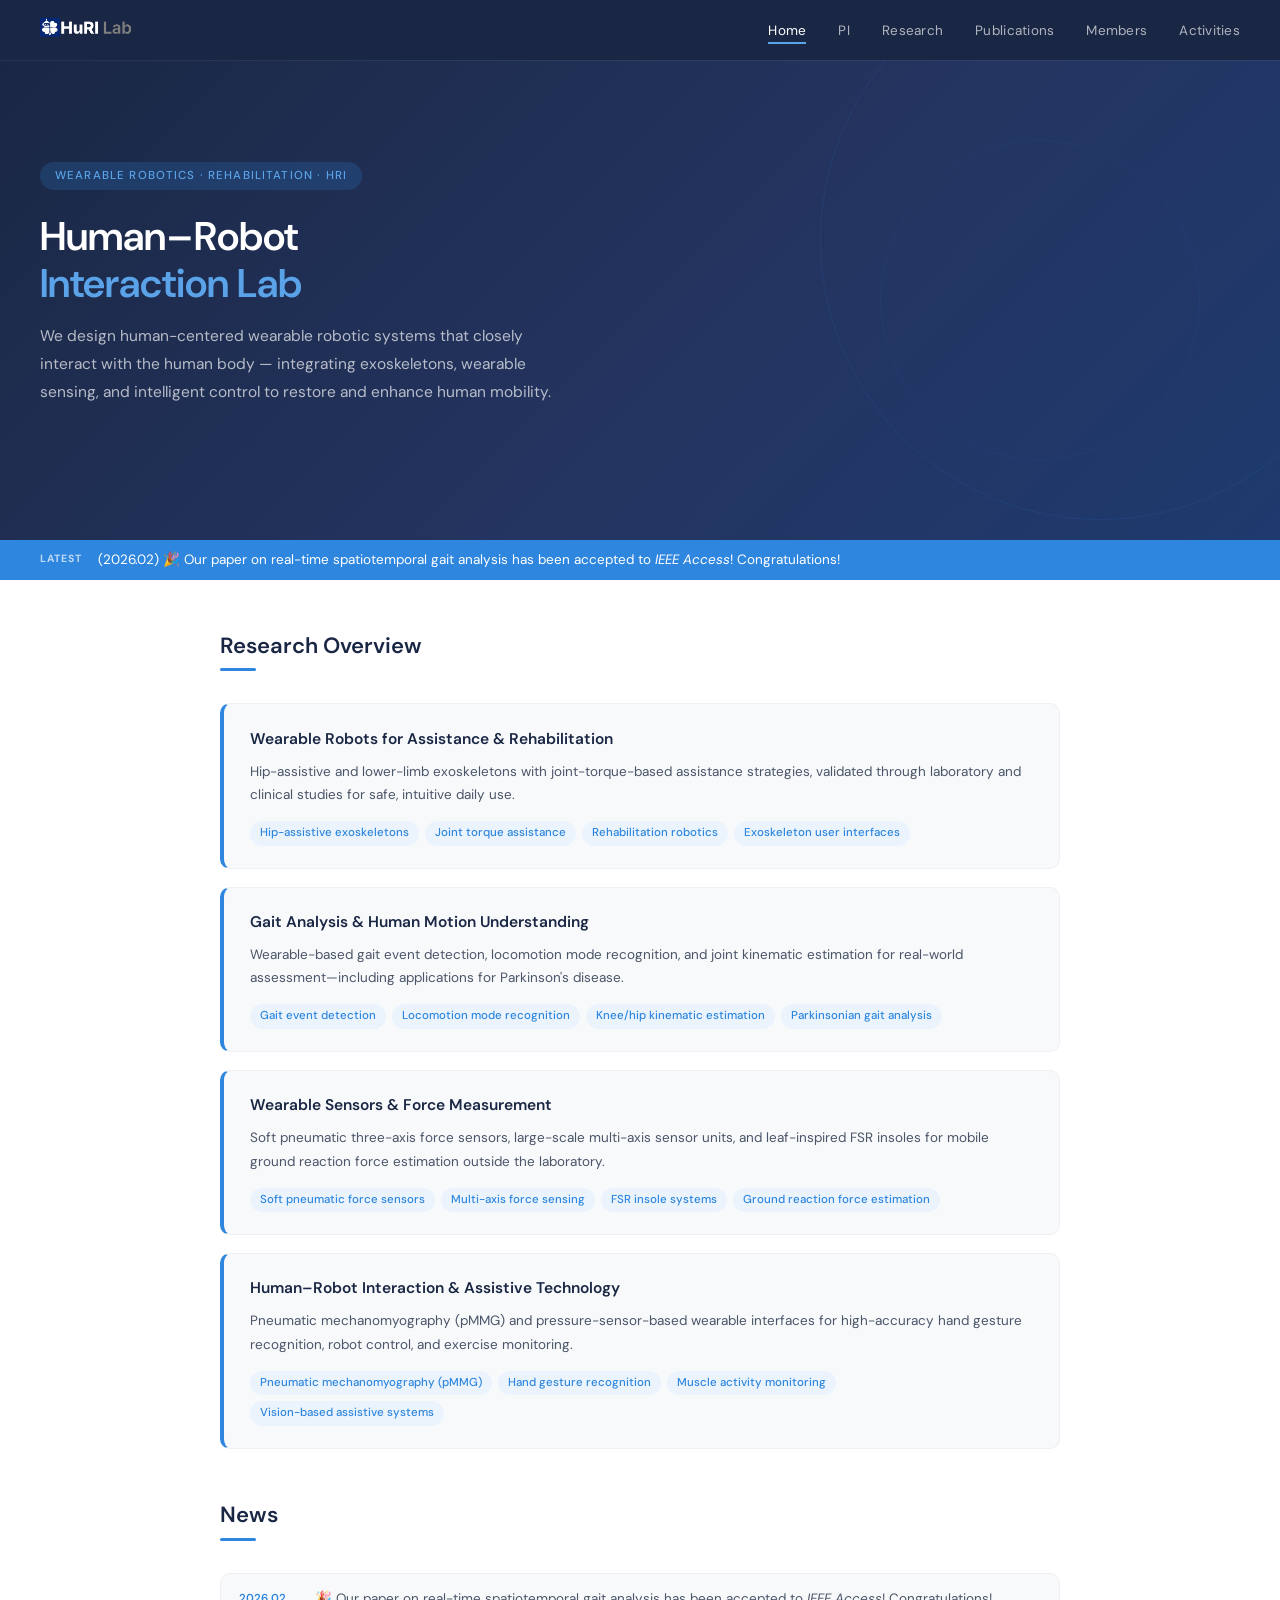
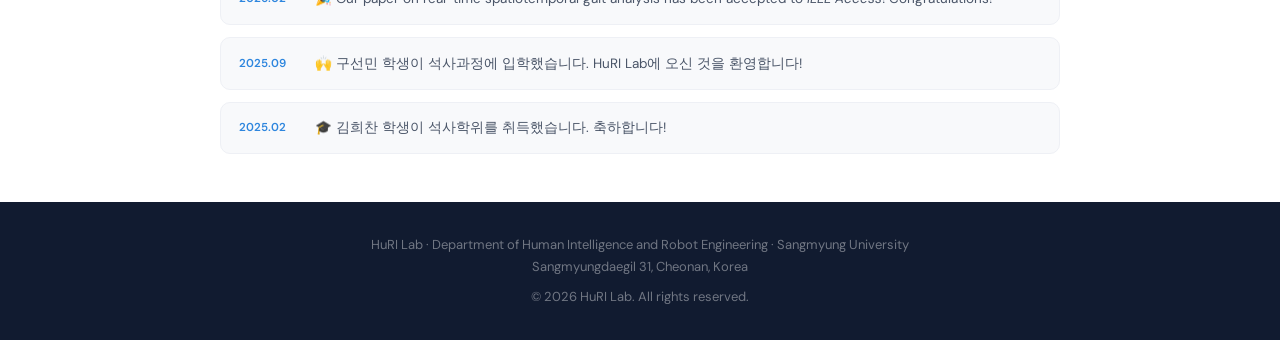
<file: index.html>
<!DOCTYPE html>
<html lang="en">
<head>
  <meta charset="UTF-8">
  <meta name="viewport" content="width=device-width, initial-scale=1.0">
  <title>HuRI Lab — Human–Robot Interaction Laboratory</title>
  <meta name="description" content="HuRI Lab focuses on human-centered wearable robotic systems for mobility assistance and rehabilitation.">
  <link rel="stylesheet" href="css/style.css">
  <style>
    /* ── Hero ── */
    .hero {
      background: linear-gradient(135deg, var(--navy) 0%, var(--navy-light) 55%, #1e3a6e 100%);
      min-height: 480px;
      display: flex;
      align-items: center;
      padding: 4rem 2.5rem;
      position: relative;
      overflow: hidden;
    }
    .hero::before {
      content: '';
      position: absolute;
      right: -100px; top: -100px;
      width: 560px; height: 560px;
      border-radius: 50%;
      border: 1px solid rgba(46,134,222,.12);
      pointer-events: none;
    }
    .hero::after {
      content: '';
      position: absolute;
      right: 80px; top: 80px;
      width: 320px; height: 320px;
      border-radius: 50%;
      border: 1px solid rgba(46,134,222,.08);
      pointer-events: none;
    }
    .hero-content { max-width: 620px; position: relative; z-index: 1; }
    .hero-tag {
      display: inline-block;
      background: rgba(46,134,222,.2);
      color: var(--blue-light);
      font-size: 11.5px;
      font-weight: 500;
      letter-spacing: .1em;
      padding: 5px 15px;
      border-radius: 20px;
      margin-bottom: 1.4rem;
      text-transform: uppercase;
    }
    .hero h1 {
      font-size: 40px;
      font-weight: 600;
      color: var(--white);
      line-height: 1.18;
      margin-bottom: 1rem;
    }
    .hero h1 span { color: var(--blue-light); }
    .hero-desc {
      font-size: 15.5px;
      color: rgba(255,255,255,.68);
      line-height: 1.8;
      margin-bottom: 2rem;
      max-width: 540px;
    }
    .hero-stats { display: flex; gap: 2.5rem; }
    .stat-num { font-size: 28px; font-weight: 600; color: var(--white); }
    .stat-label {
      font-size: 11.5px;
      color: rgba(255,255,255,.45);
      letter-spacing: .05em;
      margin-top: 2px;
    }

    /* ── News bar ── */
    .news-bar {
      background: var(--blue);
      padding: 9px 2.5rem;
      display: flex;
      align-items: center;
      gap: 1rem;
    }
    .news-bar-label {
      font-size: 10.5px;
      font-weight: 700;
      letter-spacing: .1em;
      color: rgba(255,255,255,.7);
      text-transform: uppercase;
      white-space: nowrap;
    }
    .news-bar-text { font-size: 13.5px; color: var(--white); }

    /* ── Research cards ── */
    .research-grid { display: grid; grid-template-columns: 1fr; gap: 1.1rem; }
    .research-card {
      background: var(--gray-50);
      border: 1px solid var(--gray-100);
      border-left: 4px solid var(--blue);
      border-radius: var(--radius-md);
      padding: 1.4rem 1.6rem;
      transition: box-shadow .2s;
    }
    .research-card:hover { box-shadow: var(--shadow-md); }
    .research-card h3 {
      font-size: 15.5px;
      font-weight: 600;
      color: var(--navy);
      margin-bottom: .5rem;
    }
    .research-card p {
      font-size: 13.5px;
      color: var(--gray-600);
      line-height: 1.75;
      margin-bottom: .9rem;
    }

    /* ── Recent news list ── */
    .news-list { display: flex; flex-direction: column; gap: .75rem; margin-top: 1rem; }
    .news-item {
      display: flex;
      gap: 1rem;
      padding: .9rem 1.1rem;
      background: var(--gray-50);
      border-radius: var(--radius-md);
      border: 1px solid var(--gray-100);
      align-items: flex-start;
    }
    .news-date {
      font-size: 11.5px;
      font-weight: 600;
      color: var(--blue);
      white-space: nowrap;
      margin-top: 2px;
      min-width: 60px;
    }
    .news-text { font-size: 13.5px; color: var(--gray-600); line-height: 1.6; }
    .news-more-btn {
      margin-top: .75rem;
      background: none;
      border: 1px solid var(--gray-200);
      border-radius: var(--radius-md);
      padding: .45rem 1rem;
      font-size: 13px;
      color: var(--blue);
      cursor: pointer;
    }
    .news-more-btn:hover { background: var(--gray-50); }

    @media (max-width: 720px) {
      .hero { padding: 3rem 1.25rem; min-height: 380px; }
      .hero h1 { font-size: 28px; }
      .hero-stats { gap: 1.5rem; }
      .stat-num { font-size: 22px; }
      .news-bar { padding: 9px 1.25rem; }
    }
  </style>
</head>
<body>

<!-- Navigation -->
<nav class="nav">
  <a href="index.html" class="nav-logo"><img src="images/logo_darkbg_trans.png" alt="HuRI Lab" height="36"></a>
  <button class="nav-toggle" onclick="toggleNav()" aria-label="Toggle navigation">
    <span></span><span></span><span></span>
  </button>
  <ul class="nav-links" id="nav-links">
    <li><a href="index.html" class="active">Home</a></li>
    <li><a href="pi.html">PI</a></li>
    <li><a href="research.html">Research</a></li>
    <li><a href="publications.html">Publications</a></li>
    <li><a href="members.html">Members</a></li>
    <li><a href="activities.html">Activities</a></li>
  </ul>
</nav>

<!-- Hero -->
<section class="hero">
  <div class="hero-content">
    <div class="hero-tag">Wearable Robotics · Rehabilitation · HRI</div>
    <h1>Human–Robot<br><span>Interaction Lab</span></h1>
    <p class="hero-desc">
      We design human-centered wearable robotic systems that closely interact with the human body —
      integrating exoskeletons, wearable sensing, and intelligent control to restore and enhance human mobility.
    </p>
    </div>
  </div>
</section>

<!-- Latest news bar -->
<div class="news-bar">
  <span class="news-bar-label">Latest</span>
  <span class="news-bar-text">
    (2026.02) 🎉 Our paper on real-time spatiotemporal gait analysis has been accepted to <em>IEEE Access</em>! Congratulations!
  </span>
</div>

<!-- Main content -->
<div class="container">

  <!-- Research overview -->
  <div class="section-header">
    <h2>Research Overview</h2>
    <div class="underline"></div>
  </div>
  <div class="research-grid">
    <a href="research.html" class="research-card" style="text-decoration:none;">
      <h3>Wearable Robots for Assistance &amp; Rehabilitation</h3>
      <p>Hip-assistive and lower-limb exoskeletons with joint-torque-based assistance strategies, validated through laboratory and clinical studies for safe, intuitive daily use.</p>
      <div class="tag-list">
        <span class="tag">Hip-assistive exoskeletons</span>
        <span class="tag">Joint torque assistance</span>
        <span class="tag">Rehabilitation robotics</span>
        <span class="tag">Exoskeleton user interfaces</span>
      </div>
    </a>
    <a href="research.html" class="research-card" style="text-decoration:none;">
      <h3>Gait Analysis &amp; Human Motion Understanding</h3>
      <p>Wearable-based gait event detection, locomotion mode recognition, and joint kinematic estimation for real-world assessment—including applications for Parkinson's disease.</p>
      <div class="tag-list">
        <span class="tag">Gait event detection</span>
        <span class="tag">Locomotion mode recognition</span>
        <span class="tag">Knee/hip kinematic estimation</span>
        <span class="tag">Parkinsonian gait analysis</span>
      </div>
    </a>
    <a href="research.html" class="research-card" style="text-decoration:none;">
      <h3>Wearable Sensors &amp; Force Measurement</h3>
      <p>Soft pneumatic three-axis force sensors, large-scale multi-axis sensor units, and leaf-inspired FSR insoles for mobile ground reaction force estimation outside the laboratory.</p>
      <div class="tag-list">
        <span class="tag">Soft pneumatic force sensors</span>
        <span class="tag">Multi-axis force sensing</span>
        <span class="tag">FSR insole systems</span>
        <span class="tag">Ground reaction force estimation</span>
      </div>
    </a>
    <a href="research.html" class="research-card" style="text-decoration:none;">
      <h3>Human–Robot Interaction &amp; Assistive Technology</h3>
      <p>Pneumatic mechanomyography (pMMG) and pressure-sensor-based wearable interfaces for high-accuracy hand gesture recognition, robot control, and exercise monitoring.</p>
      <div class="tag-list">
        <span class="tag">Pneumatic mechanomyography (pMMG)</span>
        <span class="tag">Hand gesture recognition</span>
        <span class="tag">Muscle activity monitoring</span>
        <span class="tag">Vision-based assistive systems</span>
      </div>
    </a>
  </div>

  <!-- Recent News -->
  <div class="section-header" style="margin-top: 3rem;">
    <h2>News</h2>
    <div class="underline"></div>
  </div>
  <div class="news-list" id="news-list">

    <!-- 최신 5개 항상 표시 -->
    <div class="news-item">
      <span class="news-date">2026.02</span>
      <span class="news-text">🎉 Our paper on real-time spatiotemporal gait analysis has been accepted to <em>IEEE Access</em>! Congratulations!</span>
    </div>
    <div class="news-item">
      <span class="news-date">2025.09</span>
      <span class="news-text">🙌 구선민 학생이 석사과정에 입학했습니다. HuRI Lab에 오신 것을 환영합니다!</span>
    </div>
    <div class="news-item">
      <span class="news-date">2025.02</span>
      <span class="news-text">🎓 김희찬 학생이 석사학위를 취득했습니다. 축하합니다!</span>
    </div>

    <!-- 오래된 뉴스: 평소엔 숨김 -->
    <div class="news-old" style="display:none;">
    </div>

  </div>
  <button class="news-more-btn" onclick="toggleOldNews()" id="news-more-btn" style="display:none;">+ 더보기</button>

</div>

<!-- Footer -->
<footer class="footer">
  <p>
    HuRI Lab · Department of Human Intelligence and Robot Engineering · Sangmyung University<br>
    Sangmyungdaegil 31, Cheonan, Korea
  </p>
  <p style="margin-top:.5rem;">© 2026 HuRI Lab. All rights reserved.</p>
</footer>

<script>
function toggleNav() {
  document.getElementById('nav-links').classList.toggle('open');
}

function toggleOldNews() {
  const old = document.querySelector('.news-old');
  const btn = document.getElementById('news-more-btn');
  const isHidden = old.style.display === 'none';
  old.style.display = isHidden ? 'contents' : 'none';
  btn.textContent = isHidden ? '− 접기' : '+ 더보기';
}

(function() {
  const old = document.querySelector('.news-old');
  if (old && old.children.length > 0) {
    document.getElementById('news-more-btn').style.display = 'block';
  }
})();
</script>
</body>
</html>
</file>
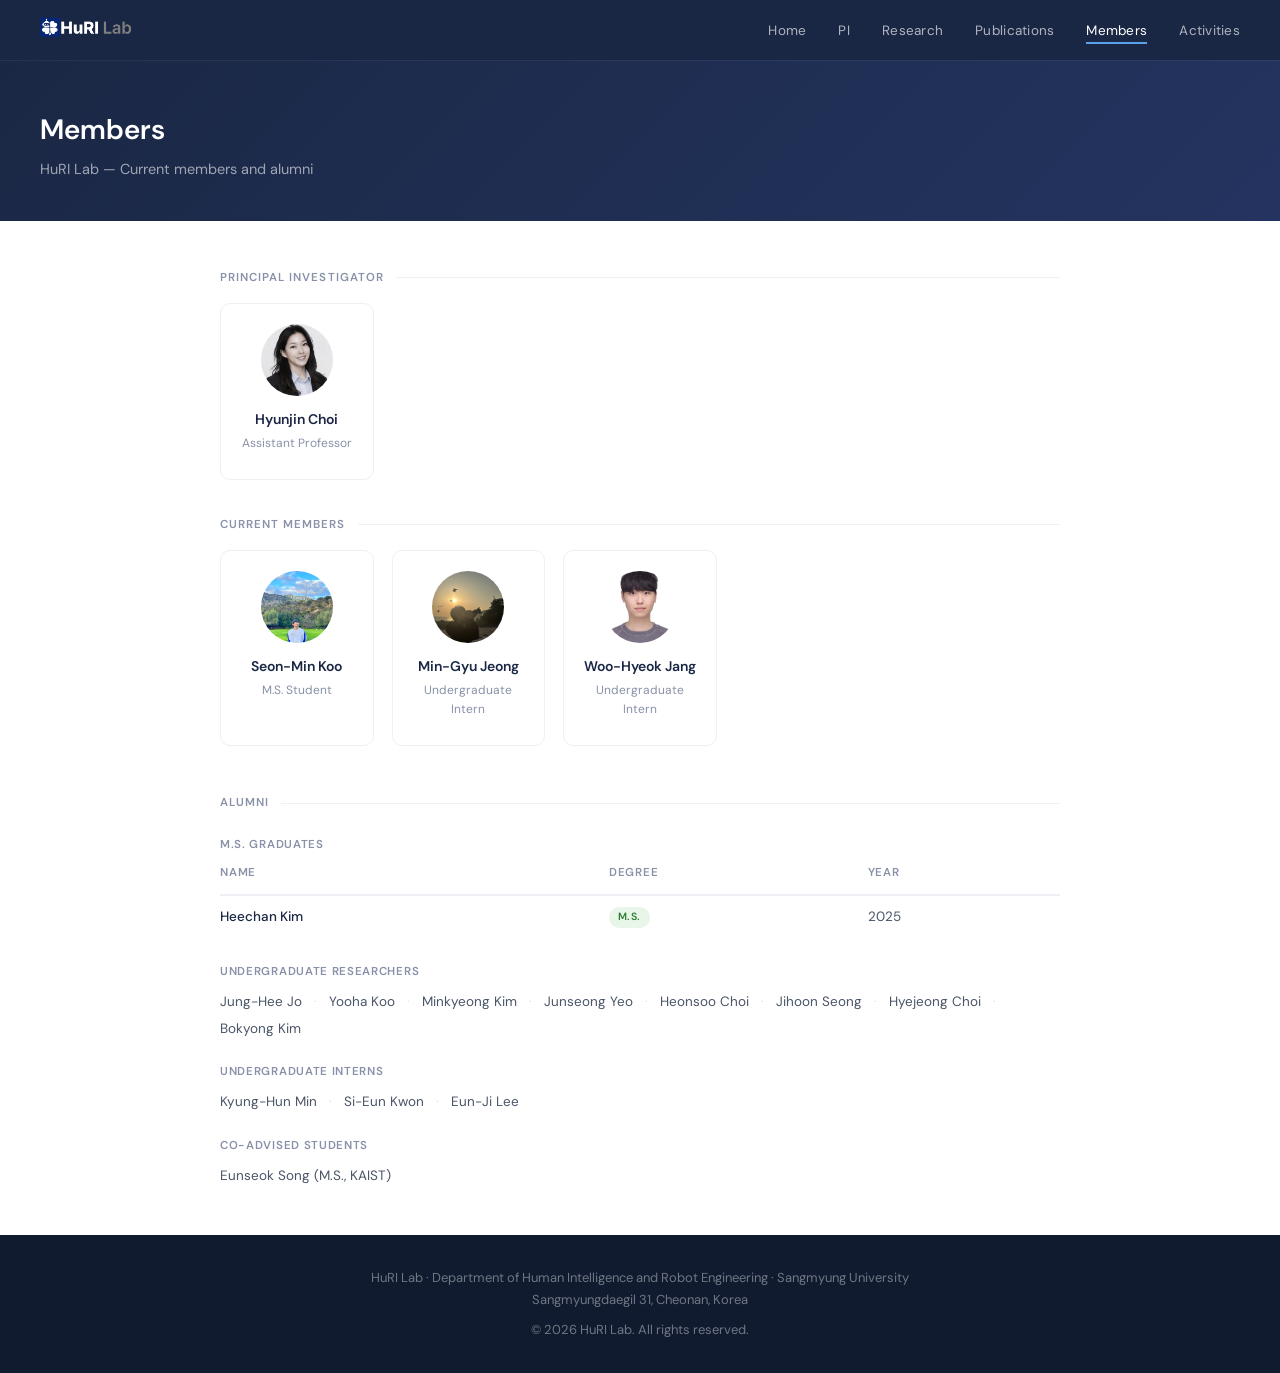
<file: members.html>
<!DOCTYPE html>
<html lang="en">
<head>
  <meta charset="UTF-8">
  <meta name="viewport" content="width=device-width, initial-scale=1.0">
  <title>Members — HuRI Lab</title>
  <link rel="stylesheet" href="css/style.css">
  <style>
    .members-grid {
      display: grid;
      grid-template-columns: repeat(auto-fill, minmax(150px, 1fr));
      gap: 1.1rem;
    }
    .member-card {
      background: var(--white);
      border: 1px solid var(--gray-100);
      border-radius: var(--radius-md);
      padding: 1.25rem 1rem;
      text-align: center;
      transition: box-shadow .2s, transform .2s;
    }
    .member-card:hover { box-shadow: var(--shadow-md); transform: translateY(-2px); }
    .member-photo {
      width: 72px; height: 72px;
      border-radius: 50%;
      object-fit: cover;
      margin: 0 auto .75rem;
      display: block;
    }
    .member-avatar {
      width: 72px; height: 72px;
      border-radius: 50%;
      background: linear-gradient(135deg, var(--navy) 0%, var(--blue) 100%);
      margin: 0 auto .75rem;
      display: flex; align-items: center; justify-content: center;
      font-size: 22px; font-weight: 600; color: var(--white);
    }
    .member-name { font-size: 14px; font-weight: 600; color: var(--navy); margin-bottom: 3px; }
    .member-role { font-size: 12px; color: var(--gray-400); margin-bottom: 6px; }
    .member-info { font-size: 11.5px; color: var(--gray-400); line-height: 1.5; }

    /* Alumni table */
    .alumni-table { width: 100%; border-collapse: collapse; font-size: 13.5px; }
    .alumni-table th {
      text-align: left; font-size: 11.5px; font-weight: 600;
      letter-spacing: .07em; color: var(--gray-400);
      padding: 0 1rem .7rem 0;
      border-bottom: 2px solid var(--gray-100);
      text-transform: uppercase;
    }
    .alumni-table td {
      padding: .65rem 1rem .65rem 0;
      border-bottom: 1px solid var(--gray-100);
      color: var(--gray-600);
      vertical-align: middle;
    }
    .alumni-table td:first-child { color: var(--navy); font-weight: 500; }
    .alumni-table tr:last-child td { border-bottom: none; }

    /* Alumni subsections */
    .alumni-sub-label {
      font-size: 11.5px;
      font-weight: 600;
      letter-spacing: .06em;
      text-transform: uppercase;
      color: var(--gray-400);
      margin: 1.5rem 0 .6rem;
    }
    .alumni-name-list {
      display: flex;
      flex-wrap: wrap;
      gap: .35rem .75rem;
      font-size: 13.5px;
      color: var(--gray-600);
    }
    .alumni-name-list span::after { content: '·'; margin-left: .75rem; color: var(--gray-200); }
    .alumni-name-list span:last-child::after { content: ''; margin-left: 0; }
  </style>
</head>
<body>

<nav class="nav">
  <a href="index.html" class="nav-logo"><img src="images/logo_darkbg_trans.png" alt="HuRI Lab" height="36"></a>
  <button class="nav-toggle" onclick="toggleNav()" aria-label="Toggle navigation">
    <span></span><span></span><span></span>
  </button>
  <ul class="nav-links" id="nav-links">
    <li><a href="index.html">Home</a></li>
    <li><a href="pi.html">PI</a></li>
    <li><a href="research.html">Research</a></li>
    <li><a href="publications.html">Publications</a></li>
    <li><a href="members.html" class="active">Members</a></li>
    <li><a href="activities.html">Activities</a></li>
  </ul>
</nav>

<div class="page-hero">
  <h1>Members</h1>
  <p>HuRI Lab — Current members and alumni</p>
</div>

<div class="container">

  <!-- Principal Investigator -->
  <div class="sub-label" style="margin-top:0;">Principal Investigator</div>
  <div class="members-grid" style="margin-bottom:2rem;">
    <a href="pi.html" class="member-card" style="text-decoration:none;">
      <img src="images/members/Choi_HJ.png" alt="Hyunjin Choi" class="member-photo">
      <div class="member-name">Hyunjin Choi</div>
      <div class="member-role">Assistant Professor</div>
    </a>
  </div>

  <!-- Current Members -->
  <div class="sub-label">Current Members</div>
  <div class="members-grid" style="margin-bottom:3rem;">
    <div class="member-card">
      <img src="images/members/Koo_SM.jpeg" alt="Seon-Min Koo" class="member-photo">
      <div class="member-name">Seon-Min Koo</div>
      <div class="member-role">M.S. Student</div>
    </div>
    <div class="member-card">
      <img src="images/members/Jeong_MK.jpeg" alt="Min-Gyu Jeong" class="member-photo">
      <div class="member-name">Min-Gyu Jeong</div>
      <div class="member-role">Undergraduate Intern</div>
    </div>
    <div class="member-card">
      <img src="images/members/Jang_WH.jpg" alt="Woo-Hyeok Jang" class="member-photo">
      <div class="member-name">Woo-Hyeok Jang</div>
      <div class="member-role">Undergraduate Intern</div>
    </div>
  </div>

  <!-- Alumni -->
  <div class="sub-label" style="margin-top:0;">Alumni</div>

  <div class="alumni-sub-label">M.S. Graduates</div>
  <table class="alumni-table">
    <thead>
      <tr>
        <th>Name</th>
        <th>Degree</th>
        <th>Year</th>
      </tr>
    </thead>
    <tbody>
      <tr>
        <td>Heechan Kim</td>
        <td><span class="badge badge-ms">M.S.</span></td>
        <td>2025</td>
      </tr>
    </tbody>
  </table>

  <div class="alumni-sub-label">Undergraduate Researchers</div>
  <div class="alumni-name-list">
    <span>Jung-Hee Jo</span>
    <span>Yooha Koo</span>
    <span>Minkyeong Kim</span>
    <span>Junseong Yeo</span>
    <span>Heonsoo Choi</span>
    <span>Jihoon Seong</span>
    <span>Hyejeong Choi</span>
    <span>Bokyong Kim</span>
  </div>

  <div class="alumni-sub-label">Undergraduate Interns</div>
  <div class="alumni-name-list">
    <span>Kyung-Hun Min</span>
    <span>Si-Eun Kwon</span>
    <span>Eun-Ji Lee</span>
  </div>

  <div class="alumni-sub-label">Co-advised Students</div>
  <div class="alumni-name-list">
    <span>Eunseok Song (M.S., KAIST)</span>
  </div>

</div>

<footer class="footer">
  <p>
    HuRI Lab · Department of Human Intelligence and Robot Engineering · Sangmyung University<br>
    Sangmyungdaegil 31, Cheonan, Korea
  </p>
  <p style="margin-top:.5rem;">© 2026 HuRI Lab. All rights reserved.</p>
</footer>

<script>
function toggleNav() {
  document.getElementById('nav-links').classList.toggle('open');
}
</script>
</body>
</html>
</file>
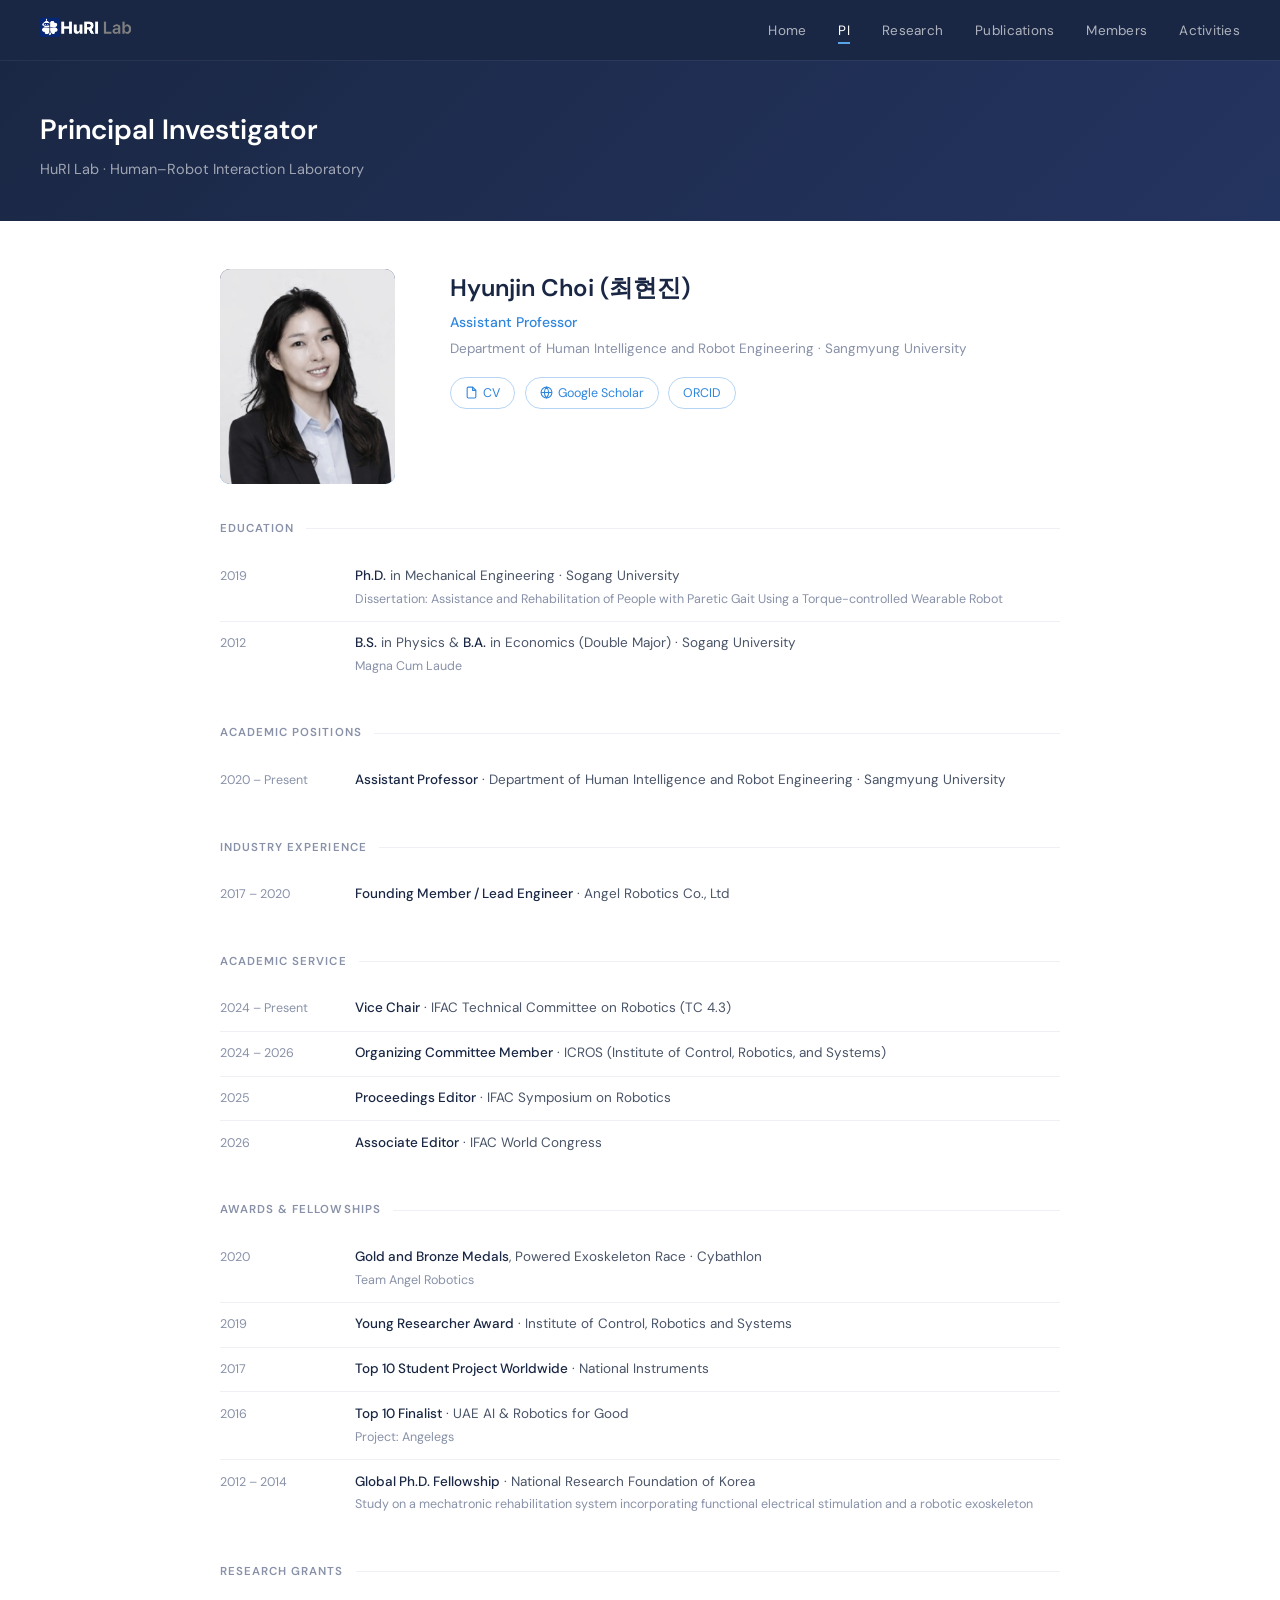
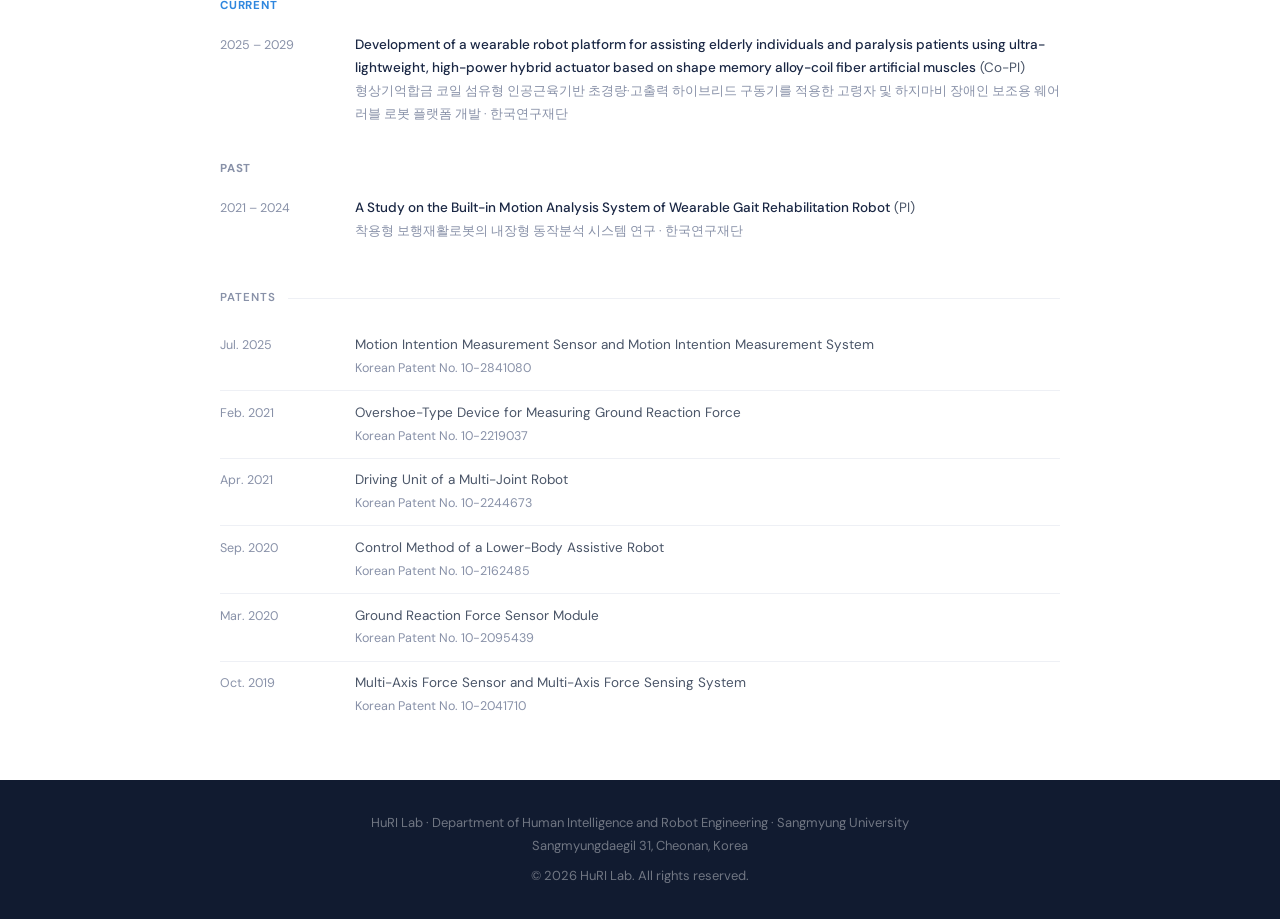
<file: pi.html>
<!DOCTYPE html>
<html lang="en">
<head>
  <meta charset="UTF-8">
  <meta name="viewport" content="width=device-width, initial-scale=1.0">
  <title>PI — HuRI Lab</title>
  <link rel="stylesheet" href="css/style.css">
  <style>
    /* ── PI top block ── */
    .pi-top {
      display: grid;
      grid-template-columns: 190px 1fr;
      gap: 2.5rem;
      align-items: start;
      margin-bottom: 1rem;
    }
    .pi-photo {
      width: 175px;
      height: 215px;
      border-radius: var(--radius-md);
      object-fit: cover;
      background: linear-gradient(160deg, var(--navy) 0%, var(--blue) 100%);
      display: flex;
      align-items: center;
      justify-content: center;
      overflow: hidden;
    }
    /* If no photo: show placeholder text */
    .pi-photo-placeholder {
      color: rgba(255,255,255,.2);
      font-size: 60px;
      user-select: none;
    }
    .pi-name { font-size: 24px; font-weight: 600; color: var(--navy); margin-bottom: 4px; }
    .pi-title { font-size: 14px; color: var(--blue); font-weight: 500; margin-bottom: 4px; }
    .pi-affil { font-size: 13.5px; color: var(--gray-400); margin-bottom: 1.1rem; }
    .pi-bio {
      font-size: 14px;
      color: var(--gray-600);
      line-height: 1.85;
      margin-bottom: 1.1rem;
    }
    .pi-links { display: flex; gap: .6rem; flex-wrap: wrap; }
    .pi-link {
      display: inline-flex;
      align-items: center;
      gap: 5px;
      font-size: 12.5px;
      color: var(--blue);
      border: 1px solid rgba(46,134,222,.35);
      padding: 5px 14px;
      border-radius: 20px;
      text-decoration: none;
      transition: background .2s;
    }
    .pi-link:hover { background: var(--blue-pale); text-decoration: none; }

    /* ── CV-style rows ── */
    .cv-block { margin-bottom: .25rem; }
    .cv-row {
      display: grid;
      grid-template-columns: 115px 1fr;
      gap: .5rem 1.25rem;
      padding: .65rem 0;
      border-bottom: 1px solid var(--gray-100);
      font-size: 13.5px;
      align-items: baseline;
    }
    .cv-row:last-child { border-bottom: none; }
    .cv-year {
      color: var(--gray-400);
      font-size: 12.5px;
      line-height: 1.5;
      padding-top: 1px;
    }
    .cv-content { color: var(--gray-600); line-height: 1.7; }
    .cv-content strong { color: var(--navy); font-weight: 500; }
    .cv-content em { color: var(--gray-400); font-size: 12.5px; font-style: normal; }

    /* ── Grant subsections ── */
    .grant-group { margin-bottom: 1.5rem; }
    .grant-group-label {
      font-size: 11.5px;
      font-weight: 700;
      letter-spacing: .07em;
      text-transform: uppercase;
      color: var(--blue);
      margin-bottom: .5rem;
    }
    .grant-group.past .grant-group-label { color: var(--gray-400); }

    @media (max-width: 600px) {
      .pi-top { grid-template-columns: 1fr; }
      .pi-photo { width: 130px; height: 160px; }
      .cv-row { grid-template-columns: 1fr; gap: .15rem; }
      .cv-year { color: var(--blue); font-size: 11.5px; }
    }
  </style>
</head>
<body>

<nav class="nav">
  <a href="index.html" class="nav-logo"><img src="images/logo_darkbg_trans.png" alt="HuRI Lab" height="36"></a>
  <button class="nav-toggle" onclick="toggleNav()" aria-label="Toggle navigation">
    <span></span><span></span><span></span>
  </button>
  <ul class="nav-links" id="nav-links">
    <li><a href="index.html">Home</a></li>
    <li><a href="pi.html" class="active">PI</a></li>
    <li><a href="research.html">Research</a></li>
    <li><a href="publications.html">Publications</a></li>
    <li><a href="members.html">Members</a></li>
    <li><a href="activities.html">Activities</a></li>
  </ul>
</nav>

<div class="page-hero">
  <h1>Principal Investigator</h1>
  <p>HuRI Lab · Human–Robot Interaction Laboratory</p>
</div>

<div class="container">

  <!-- Profile -->
  <div class="pi-top">
    <div>
      <img src="images/members/Choi_HJ.png" alt="Hyunjin Choi" class="pi-photo">
    </div>
    <div>
      <div class="pi-name">Hyunjin Choi (최현진)</div>
      <div class="pi-title">Assistant Professor</div>
      <div class="pi-affil">Department of Human Intelligence and Robot Engineering · Sangmyung University</div>
      <div class="pi-links">
        <a class="pi-link" href="files/CV_hjchoi.pdf" target="_blank">
          <svg viewBox="0 0 24 24" fill="none" stroke="currentColor" stroke-width="2" width="13" height="13"><path d="M14 2H6a2 2 0 0 0-2 2v16a2 2 0 0 0 2 2h12a2 2 0 0 0 2-2V8z"/><polyline points="14 2 14 8 20 8"/></svg>
          CV
        </a>
        <a class="pi-link" href="https://scholar.google.com/citations?user=UgLn9KQAAAAJ" target="_blank">
          <svg viewBox="0 0 24 24" fill="none" stroke="currentColor" stroke-width="2" width="13" height="13"><circle cx="12" cy="12" r="10"/><line x1="2" y1="12" x2="22" y2="12"/><path d="M12 2a15.3 15.3 0 0 1 4 10 15.3 15.3 0 0 1-4 10 15.3 15.3 0 0 1-4-10 15.3 15.3 0 0 1 4-10z"/></svg>
          Google Scholar
        </a>
        <a class="pi-link" href="https://orcid.org/0000-0002-0727-9679" target="_blank">ORCID</a>
      </div>
    </div>
  </div>

  <!-- Education -->
  <div class="sub-label">Education</div>
  <div class="cv-block">
    <div class="cv-row">
      <div class="cv-year">2019</div>
      <div class="cv-content">
        <strong>Ph.D.</strong> in Mechanical Engineering · Sogang University
        <br><em>Dissertation: Assistance and Rehabilitation of People with Paretic Gait Using a Torque-controlled Wearable Robot</em>
      </div>
    </div>
    <div class="cv-row">
      <div class="cv-year">2012</div>
      <div class="cv-content">
        <strong>B.S.</strong> in Physics &amp; <strong>B.A.</strong> in Economics (Double Major) · Sogang University
        <br><em>Magna Cum Laude</em>
      </div>
    </div>
  </div>

  <!-- Academic Positions -->
  <div class="sub-label">Academic Positions</div>
  <div class="cv-block">
    <div class="cv-row">
      <div class="cv-year">2020 – Present</div>
      <div class="cv-content">
        <strong>Assistant Professor</strong> · Department of Human Intelligence and Robot Engineering · Sangmyung University
      </div>
    </div>
  </div>

  <!-- Industry Experience -->
  <div class="sub-label">Industry Experience</div>
  <div class="cv-block">
    <div class="cv-row">
      <div class="cv-year">2017 – 2020</div>
      <div class="cv-content">
        <strong>Founding Member / Lead Engineer</strong> · Angel Robotics Co., Ltd
      </div>
    </div>
  </div>

  <!-- Academic Service -->
  <div class="sub-label">Academic Service</div>
  <div class="cv-block">
    <div class="cv-row">
      <div class="cv-year">2024 – Present</div>
      <div class="cv-content">
        <strong>Vice Chair</strong> · IFAC Technical Committee on Robotics (TC 4.3)
      </div>
    </div>
    <div class="cv-row">
      <div class="cv-year">2024 – 2026</div>
      <div class="cv-content">
        <strong>Organizing Committee Member</strong> · ICROS (Institute of Control, Robotics, and Systems)
      </div>
    </div>
    <div class="cv-row">
      <div class="cv-year">2025</div>
      <div class="cv-content">
        <strong>Proceedings Editor</strong> · IFAC Symposium on Robotics
      </div>
    </div>
    <div class="cv-row">
      <div class="cv-year">2026</div>
      <div class="cv-content">
        <strong>Associate Editor</strong> · IFAC World Congress
      </div>
    </div>
  </div>

  <!-- Awards -->
  <div class="sub-label">Awards &amp; Fellowships</div>
  <div class="cv-block">
    <div class="cv-row">
      <div class="cv-year">2020</div>
      <div class="cv-content">
        <strong>Gold and Bronze Medals</strong>, Powered Exoskeleton Race · Cybathlon
        <br><em>Team Angel Robotics</em>
      </div>
    </div>
    <div class="cv-row">
      <div class="cv-year">2019</div>
      <div class="cv-content">
        <strong>Young Researcher Award</strong> · Institute of Control, Robotics and Systems
      </div>
    </div>
    <div class="cv-row">
      <div class="cv-year">2017</div>
      <div class="cv-content">
        <strong>Top 10 Student Project Worldwide</strong> · National Instruments
      </div>
    </div>
    <div class="cv-row">
      <div class="cv-year">2016</div>
      <div class="cv-content">
        <strong>Top 10 Finalist</strong> · UAE AI &amp; Robotics for Good
        <br><em>Project: Angelegs</em>
      </div>
    </div>
    <div class="cv-row">
      <div class="cv-year">2012 – 2014</div>
      <div class="cv-content">
        <strong>Global Ph.D. Fellowship</strong> · National Research Foundation of Korea
        <br><em>Study on a mechatronic rehabilitation system incorporating functional electrical stimulation and a robotic exoskeleton</em>
      </div>
    </div>
  </div>

  <!-- Research Grants -->
  <div class="sub-label">Research Grants</div>

  <div class="grant-group">
    <div class="grant-group-label">Current</div>
    <div class="cv-block">
      <div class="cv-row">
        <div class="cv-year">2025 – 2029</div>
        <div class="cv-content">
          <strong>Development of a wearable robot platform for assisting elderly individuals and paralysis patients using ultra-lightweight, high-power hybrid actuator based on shape memory alloy-coil fiber artificial muscles</strong> (Co-PI)
          <br><em>형상기억합금 코일 섬유형 인공근육기반 초경량·고출력 하이브리드 구동기를 적용한 고령자 및 하지마비 장애인 보조용 웨어러블 로봇 플랫폼 개발 · 한국연구재단</em>
        </div>
      </div>
    </div>
  </div>

  <div class="grant-group past">
    <div class="grant-group-label">Past</div>
    <div class="cv-block">
      <div class="cv-row">
        <div class="cv-year">2021 – 2024</div>
        <div class="cv-content">
          <strong>A Study on the Built-in Motion Analysis System of Wearable Gait Rehabilitation Robot</strong> (PI)
          <br><em>착용형 보행재활로봇의 내장형 동작분석 시스템 연구 · 한국연구재단</em>
        </div>
      </div>
    </div>
  </div>

  <!-- Patents -->
  <div class="sub-label">Patents</div>
  <div class="cv-block">
    <div class="cv-row">
      <div class="cv-year">Jul. 2025</div>
      <div class="cv-content">
        Motion Intention Measurement Sensor and Motion Intention Measurement System
        <br><em>Korean Patent No. 10-2841080</em>
      </div>
    </div>
    <div class="cv-row">
      <div class="cv-year">Feb. 2021</div>
      <div class="cv-content">
        Overshoe-Type Device for Measuring Ground Reaction Force
        <br><em>Korean Patent No. 10-2219037</em>
      </div>
    </div>
    <div class="cv-row">
      <div class="cv-year">Apr. 2021</div>
      <div class="cv-content">
        Driving Unit of a Multi-Joint Robot
        <br><em>Korean Patent No. 10-2244673</em>
      </div>
    </div>
    <div class="cv-row">
      <div class="cv-year">Sep. 2020</div>
      <div class="cv-content">
        Control Method of a Lower-Body Assistive Robot
        <br><em>Korean Patent No. 10-2162485</em>
      </div>
    </div>
    <div class="cv-row">
      <div class="cv-year">Mar. 2020</div>
      <div class="cv-content">
        Ground Reaction Force Sensor Module
        <br><em>Korean Patent No. 10-2095439</em>
      </div>
    </div>
    <div class="cv-row">
      <div class="cv-year">Oct. 2019</div>
      <div class="cv-content">
        Multi-Axis Force Sensor and Multi-Axis Force Sensing System
        <br><em>Korean Patent No. 10-2041710</em>
      </div>
    </div>
  </div>

</div>

<footer class="footer">
  <p>
    HuRI Lab · Department of Human Intelligence and Robot Engineering · Sangmyung University<br>
    Sangmyungdaegil 31, Cheonan, Korea
  </p>
  <p style="margin-top:.5rem;">© 2026 HuRI Lab. All rights reserved.</p>
</footer>

<script>
function toggleNav() {
  document.getElementById('nav-links').classList.toggle('open');
}
</script>
</body>
</html>
</file>
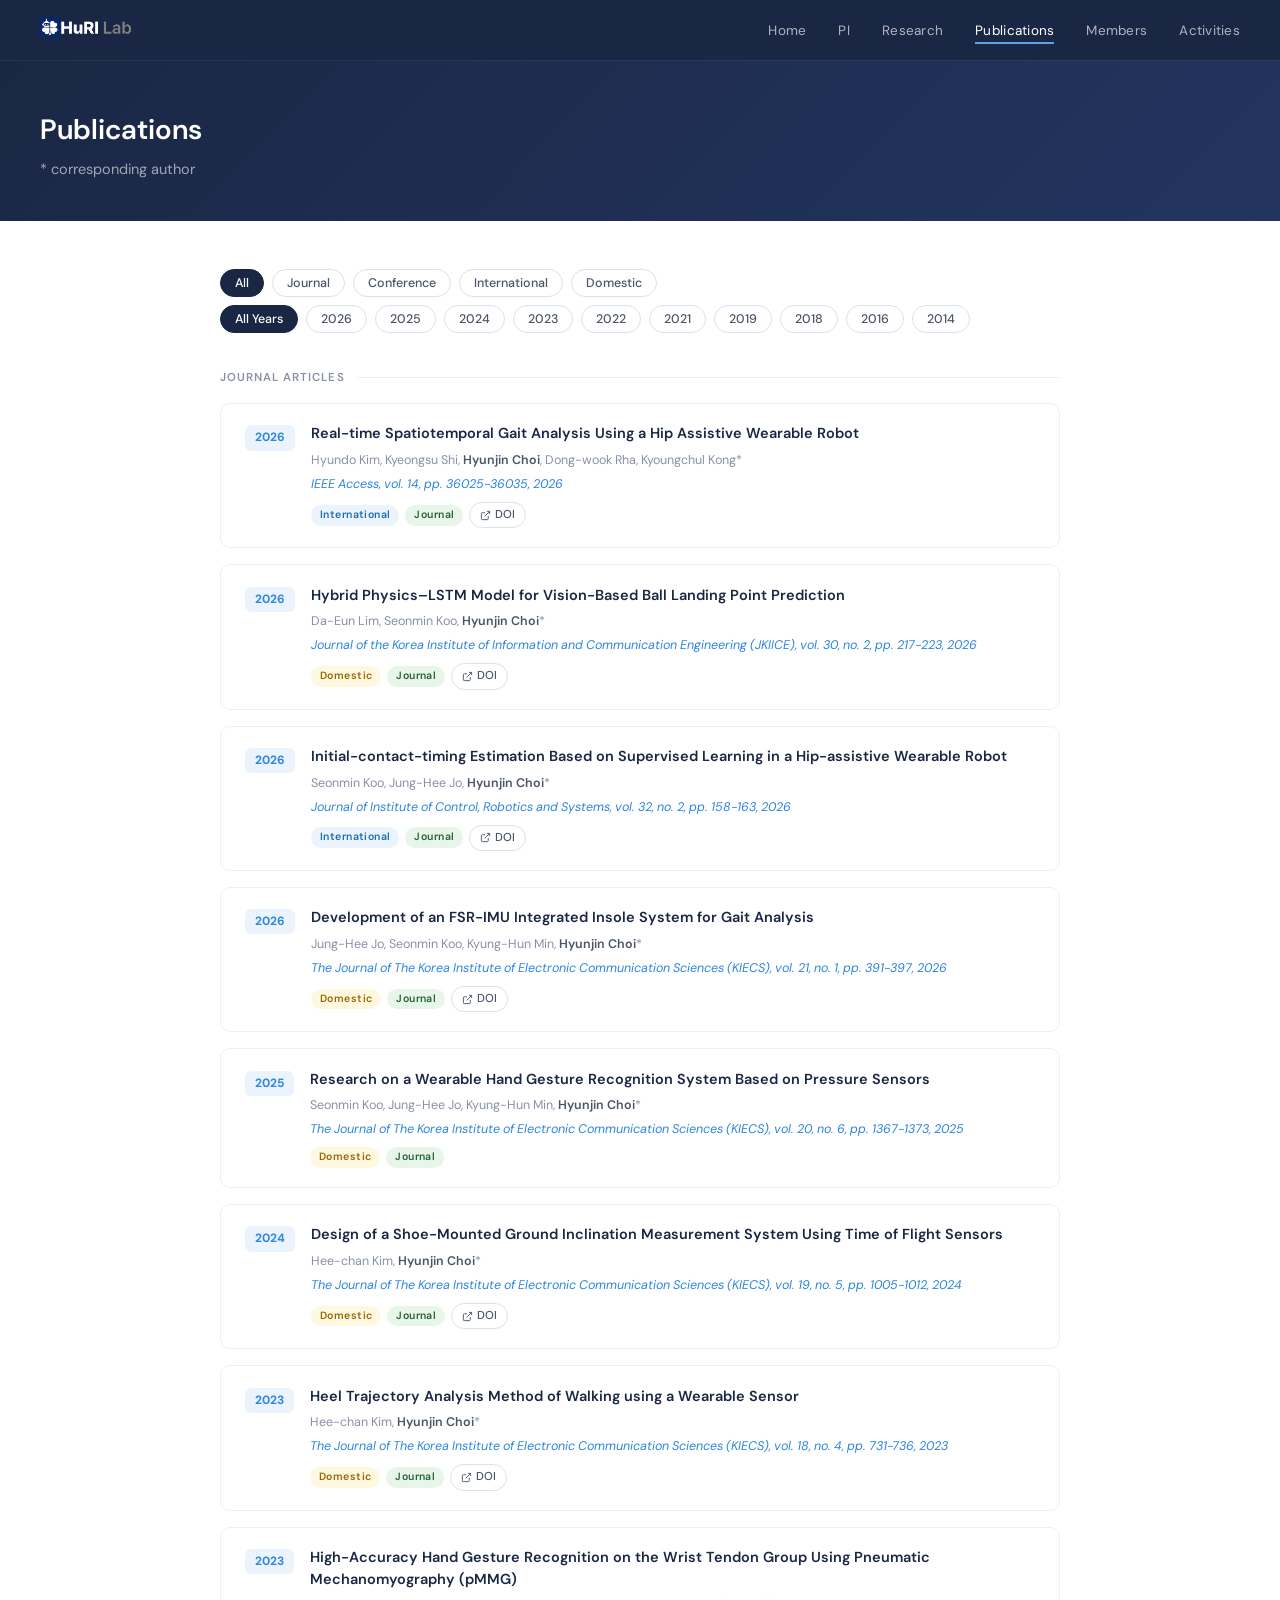
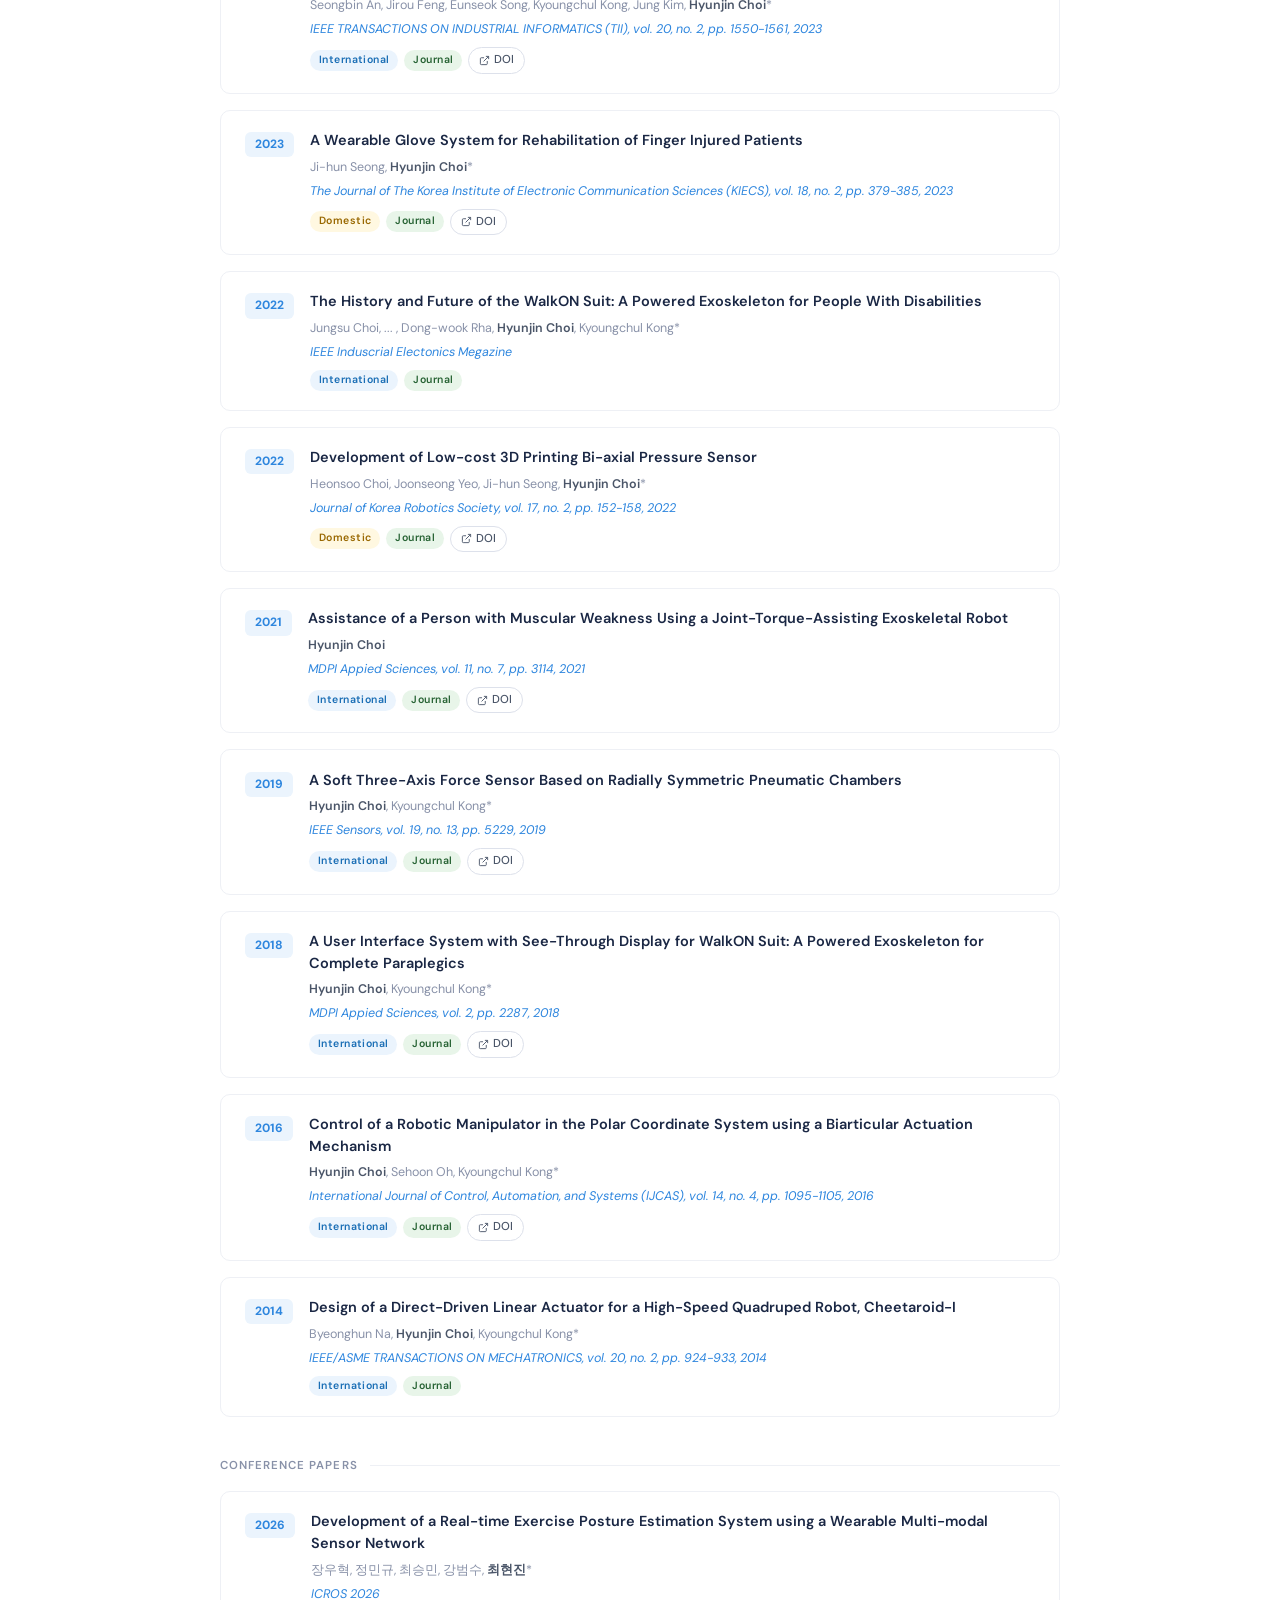
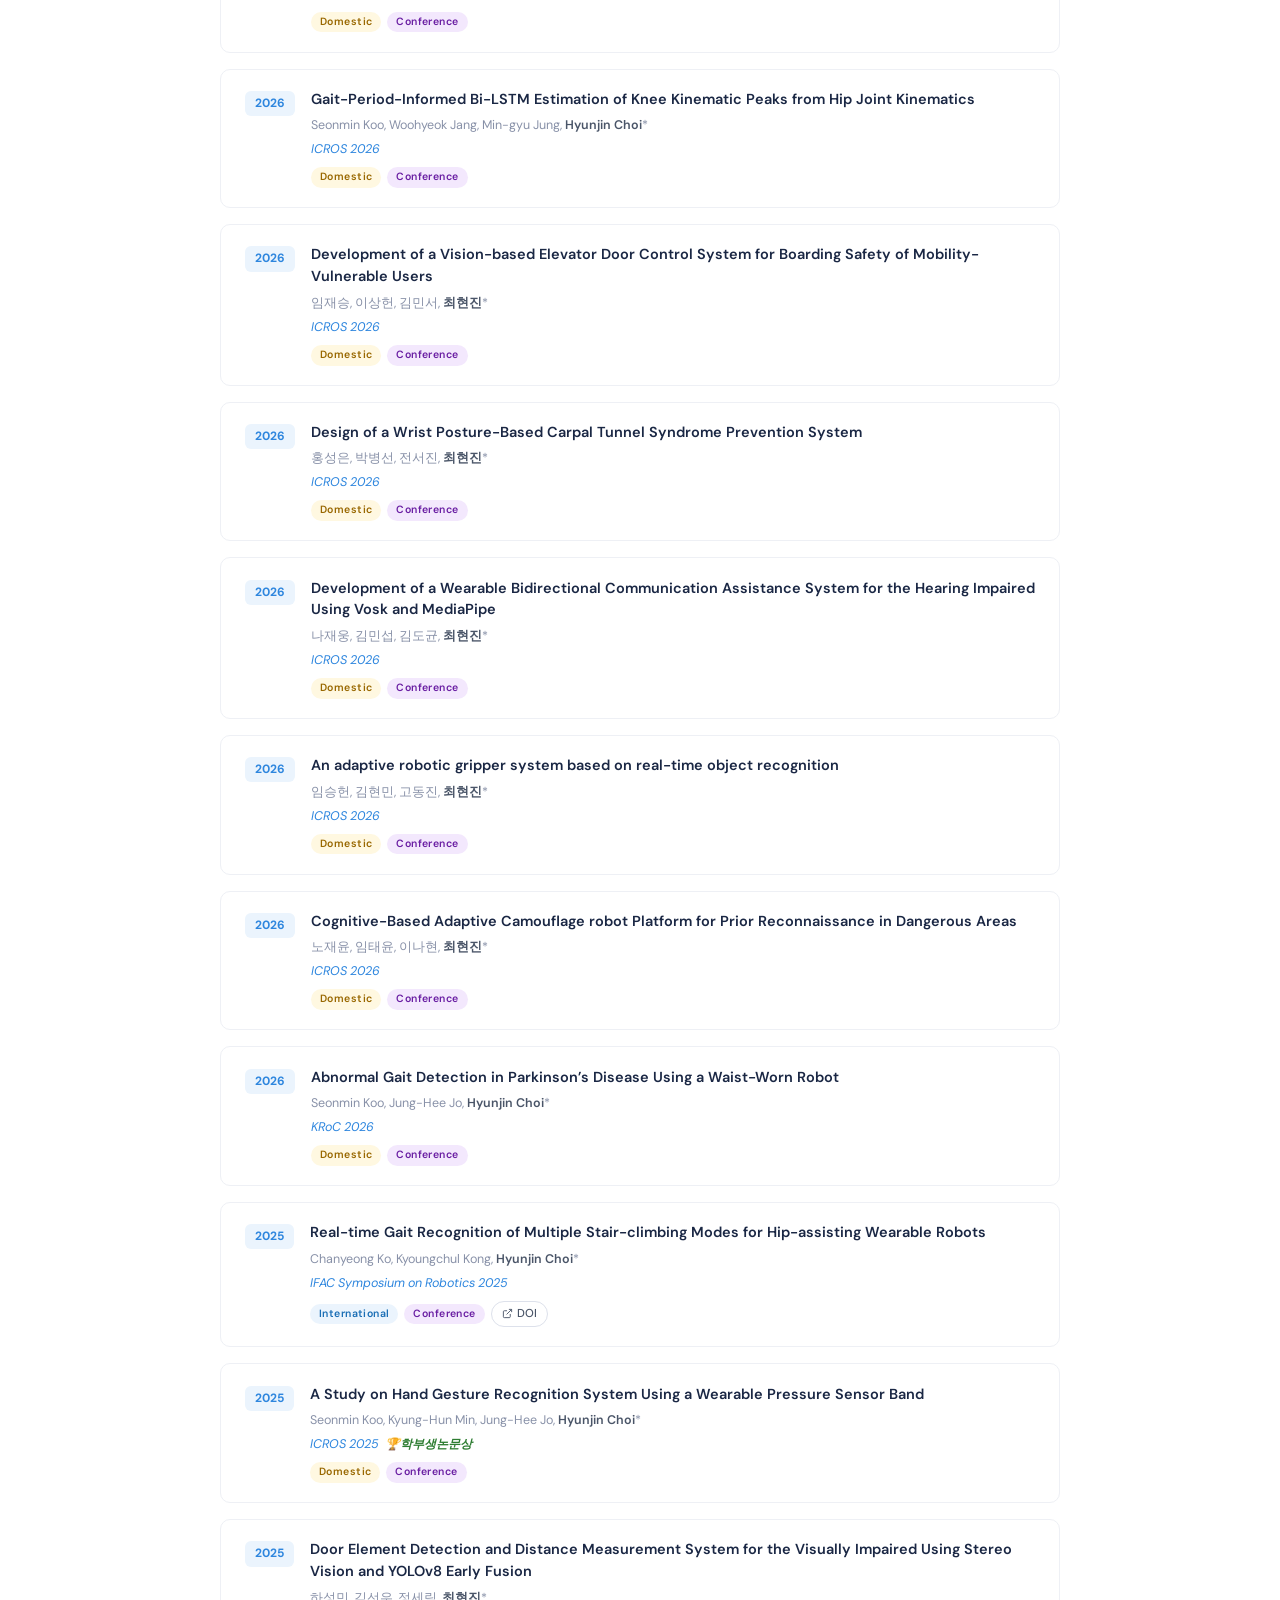
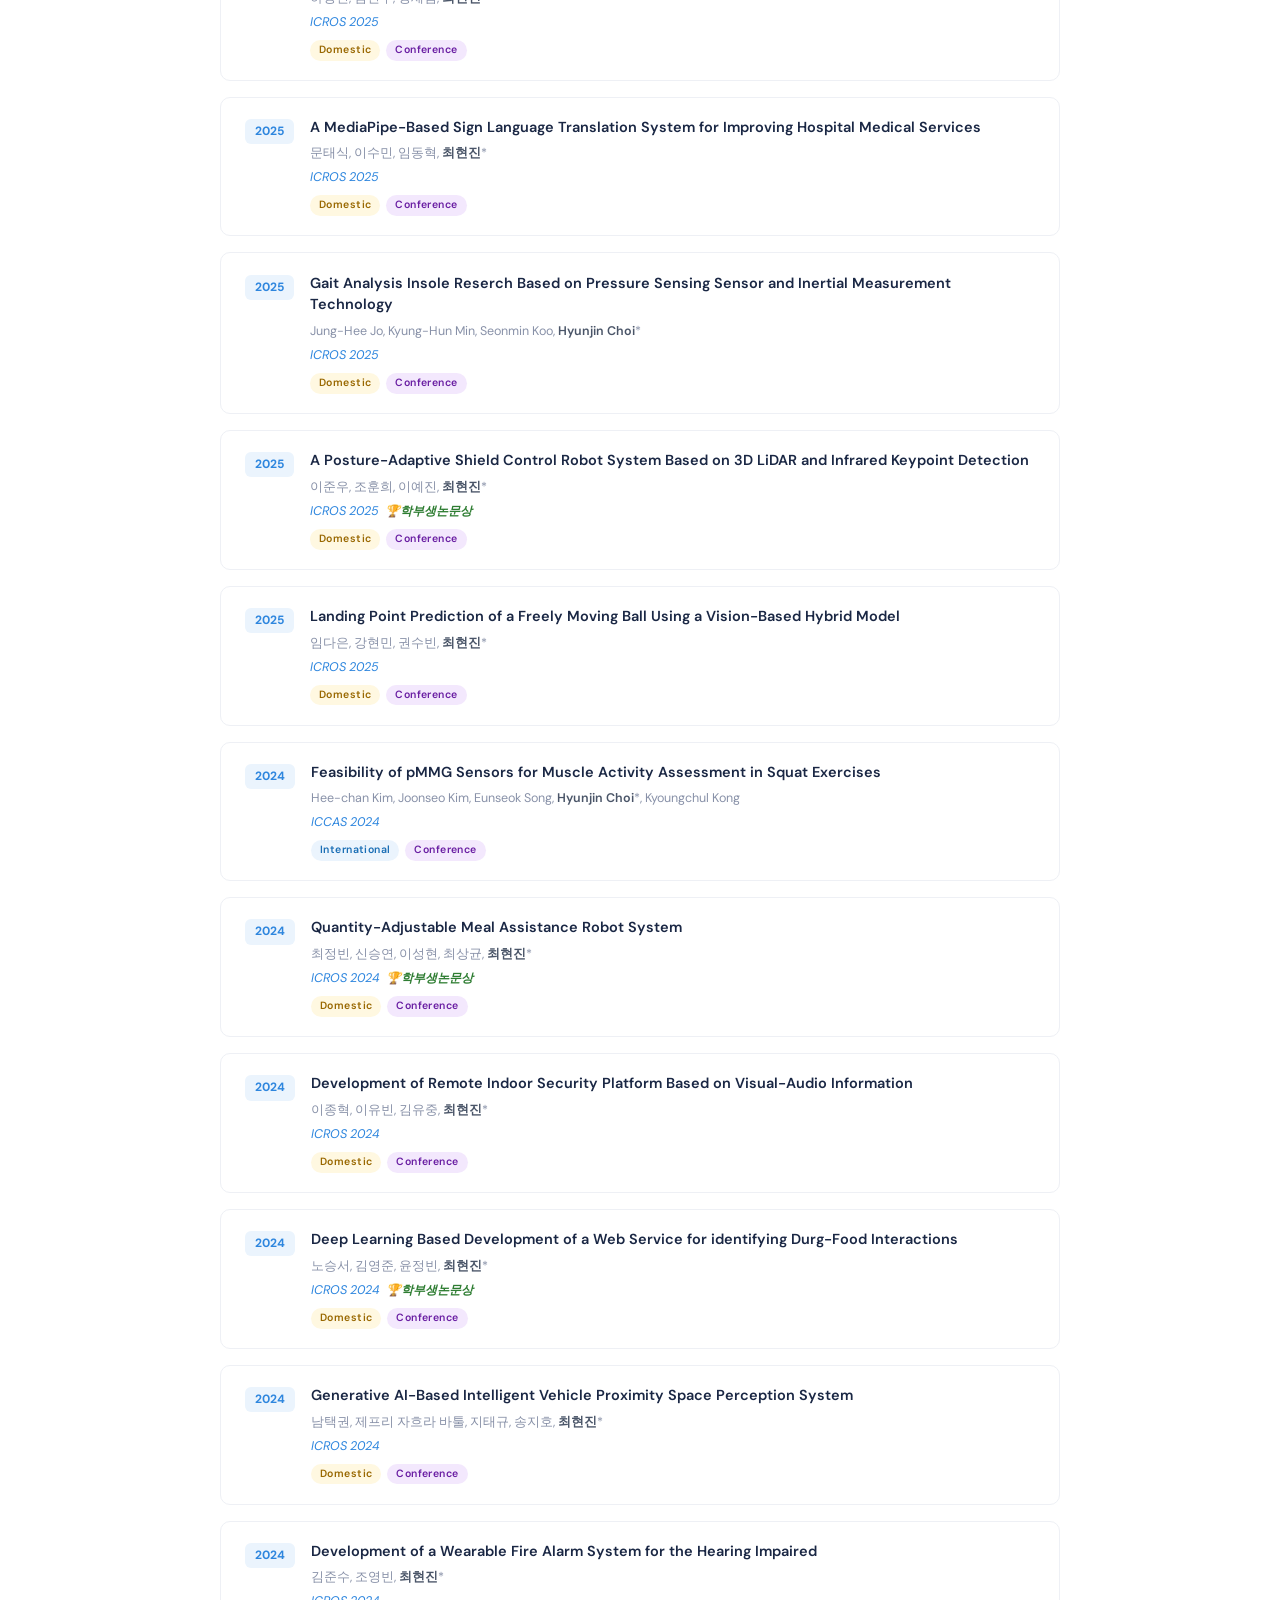
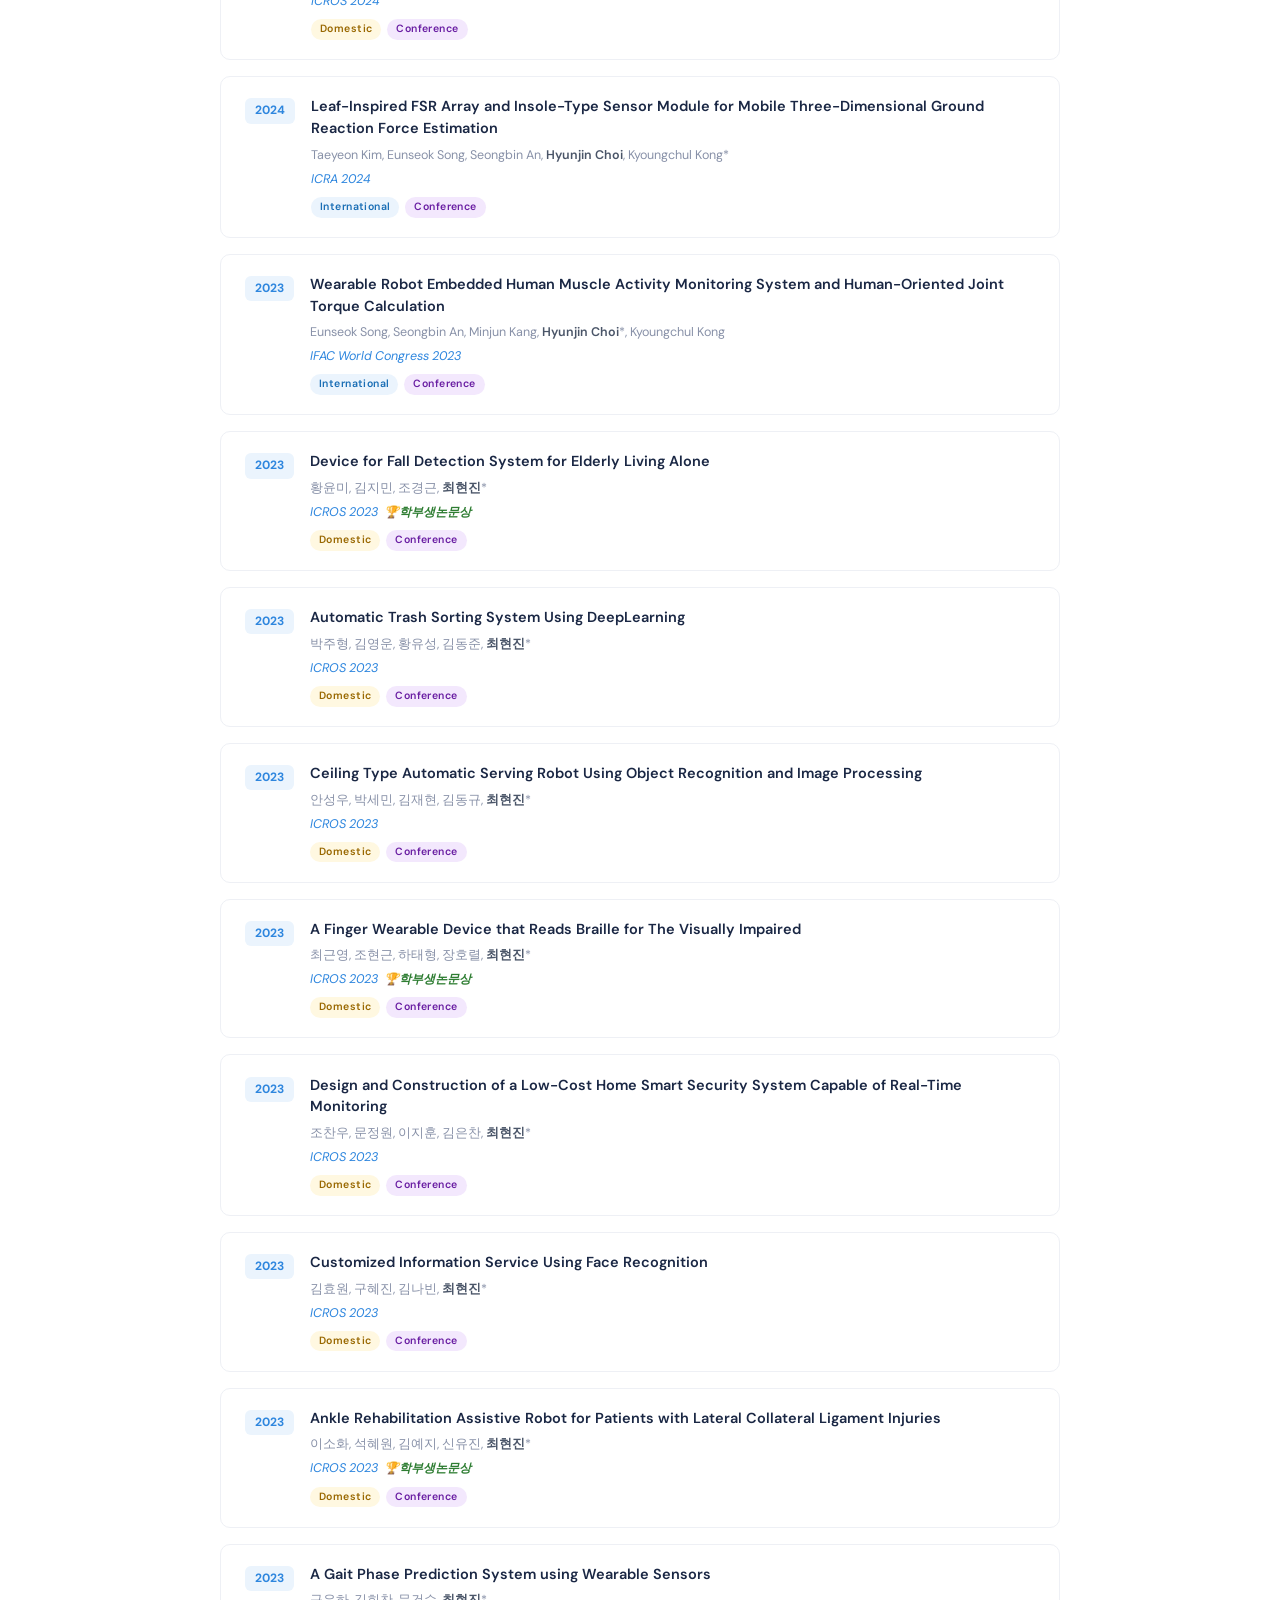
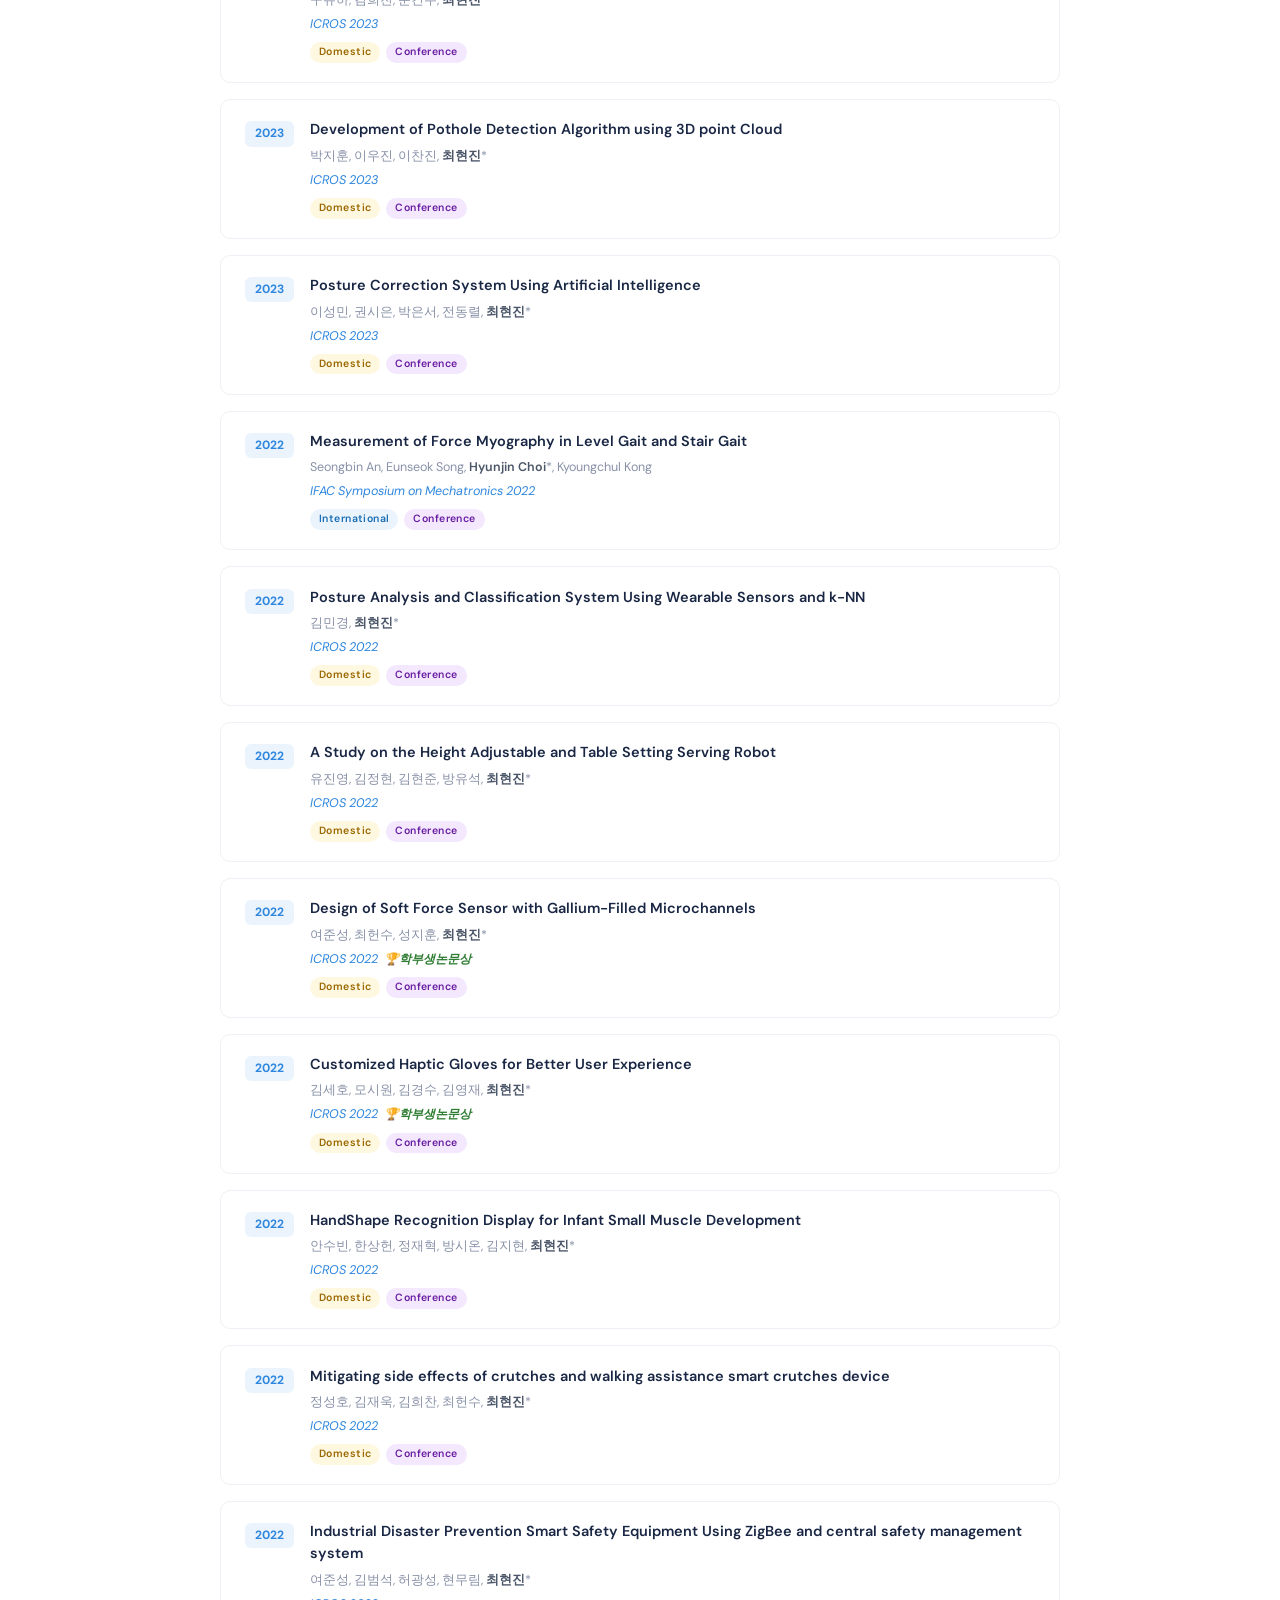
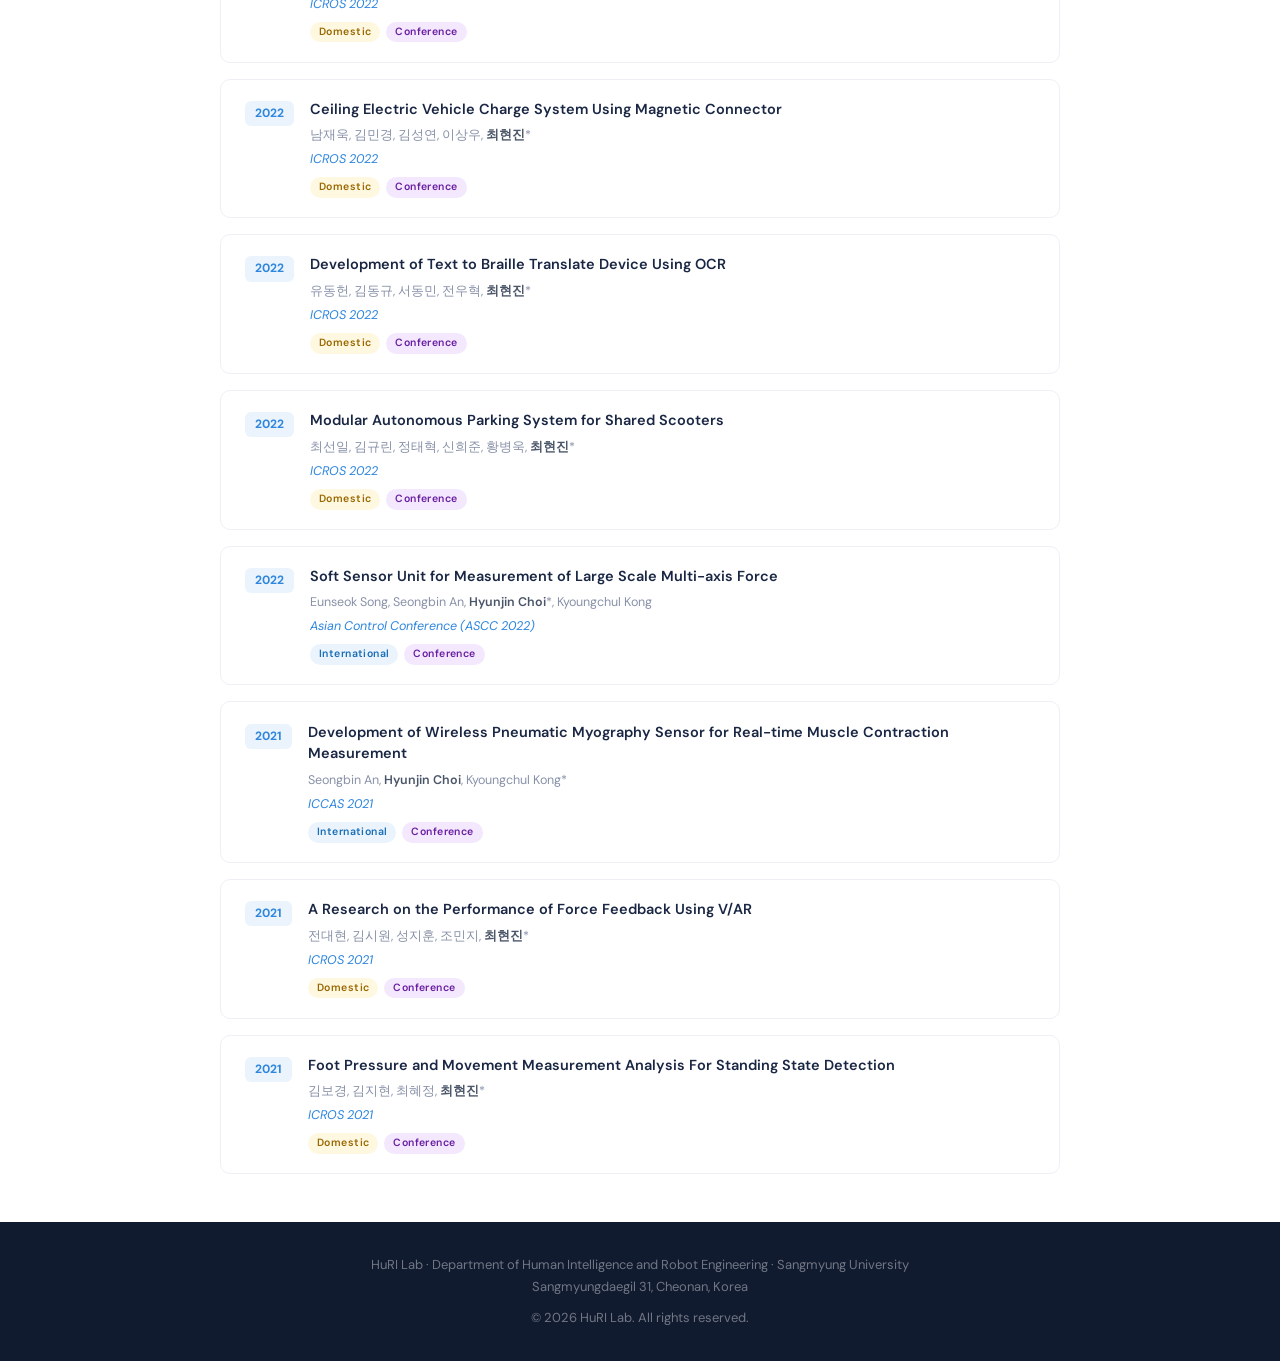
<file: publications.html>
<!DOCTYPE html>
<html lang="en">
<head>
  <meta charset="UTF-8">
  <meta name="viewport" content="width=device-width, initial-scale=1.0">
  <title>Publications — HuRI Lab</title>
  <link rel="stylesheet" href="css/style.css">
  <style>
    /* ── Filter bars ── */
    .filter-rows { margin-bottom: 1.75rem; }
    .filter-bar {
      display: flex;
      gap: .5rem;
      flex-wrap: wrap;
      margin-bottom: .5rem;
    }
    .filter-bar:last-child { margin-bottom: 0; }
    .filter-btn {
      font-size: 12.5px;
      font-weight: 500;
      padding: 5px 14px;
      border-radius: 20px;
      border: 1px solid var(--gray-200);
      background: var(--white);
      color: var(--gray-600);
      cursor: pointer;
      transition: all .2s;
      font-family: 'DM Sans', sans-serif;
    }
    .filter-btn:hover { border-color: var(--blue); color: var(--blue); }
    .filter-btn.active { background: var(--navy); color: var(--white); border-color: var(--navy); }

    /* ── Pub list ── */
    .pub-list { display: flex; flex-direction: column; gap: 1rem; }

    .pub-item {
      background: var(--white);
      border: 1px solid var(--gray-100);
      border-radius: var(--radius-md);
      padding: 1.2rem 1.5rem;
      transition: box-shadow .15s;
    }
    .pub-item:hover { box-shadow: var(--shadow-sm); }

    .pub-top { display: flex; gap: 1rem; align-items: flex-start; }
    .pub-year {
      font-size: 12px;
      font-weight: 700;
      color: var(--blue);
      background: var(--blue-pale);
      padding: 3px 10px;
      border-radius: var(--radius-sm);
      white-space: nowrap;
      flex-shrink: 0;
      margin-top: 2px;
    }
    .pub-main { flex: 1; min-width: 0; }
    .pub-title {
      font-size: 14.5px;
      font-weight: 600;
      color: var(--navy);
      line-height: 1.5;
      margin-bottom: .3rem;
    }
    .pub-authors { font-size: 12.5px; color: var(--gray-400); margin-bottom: .25rem; }
    .pub-authors strong { color: var(--gray-600); font-weight: 600; }
    .pub-venue { font-size: 12.5px; color: var(--blue); font-style: italic; margin-bottom: .5rem; }

    .pub-meta {
      display: flex;
      flex-wrap: wrap;
      gap: 6px;
      align-items: center;
      margin-top: .45rem;
    }

    /* abstract toggle */
    .abs-toggle {
      display: inline-flex;
      align-items: center;
      gap: 4px;
      font-size: 11.5px;
      font-weight: 500;
      padding: 3px 10px;
      border-radius: 20px;
      border: 1px solid var(--gray-200);
      background: var(--white);
      color: var(--gray-600);
      cursor: pointer;
      transition: all .2s;
      font-family: 'DM Sans', sans-serif;
    }
    .abs-toggle:hover { border-color: var(--blue); color: var(--blue); }
    .abs-toggle .arrow { transition: transform .2s; display: inline-block; }
    .abs-toggle.open .arrow { transform: rotate(180deg); }

    /* doi button */
    .doi-link {
      display: inline-flex;
      align-items: center;
      gap: 4px;
      font-size: 11.5px;
      font-weight: 500;
      padding: 3px 10px;
      border-radius: 20px;
      border: 1px solid var(--gray-200);
      background: var(--white);
      color: var(--gray-600);
      text-decoration: none;
      transition: all .2s;
    }
    .doi-link:hover { border-color: var(--blue); color: var(--blue); text-decoration: none; }
    .doi-link svg { width: 11px; height: 11px; }

    /* abstract body */
    .pub-abstract {
      display: none;
      margin-top: .85rem;
      padding-top: .85rem;
      border-top: 1px solid var(--gray-100);
      font-size: 13.5px;
      color: var(--gray-600);
      line-height: 1.8;
    }
    .pub-abstract.open { display: block; }

    @media (max-width: 600px) {
      .pub-top { flex-direction: column; gap: .5rem; }
    }
  </style>
</head>
<body>

<nav class="nav">
  <a href="index.html" class="nav-logo"><img src="images/logo_darkbg_trans.png" alt="HuRI Lab" height="36"></a>
  <button class="nav-toggle" onclick="toggleNav()" aria-label="Toggle navigation">
    <span></span><span></span><span></span>
  </button>
  <ul class="nav-links" id="nav-links">
    <li><a href="index.html">Home</a></li>
    <li><a href="pi.html">PI</a></li>
    <li><a href="research.html">Research</a></li>
    <li><a href="publications.html" class="active">Publications</a></li>
    <li><a href="members.html">Members</a></li>
    <li><a href="activities.html">Activities</a></li>
  </ul>
</nav>

<div class="page-hero">
  <h1>Publications</h1>
  <p>* corresponding author</p>
</div>

<div class="container">

  <!-- Filter -->
  <div class="filter-rows">
    <div class="filter-bar" id="filter-bar">
      <button class="filter-btn active" data-filter="all">All</button>
      <button class="filter-btn" data-filter="journal">Journal</button>
      <button class="filter-btn" data-filter="conference">Conference</button>
      <button class="filter-btn" data-filter="intl">International</button>
      <button class="filter-btn" data-filter="dom">Domestic</button>
    </div>
    <div class="filter-bar" id="filter-bar-year">
      <!-- populated by JS after JSON load -->
    </div>
  </div>

  <div class="sub-label" id="label-journal">Journal Articles</div>
  <div class="pub-list" id="list-journal"></div>

  <div class="sub-label" id="label-conference" style="margin-top:2.5rem;">Conference Papers</div>
  <div class="pub-list" id="list-conference"></div>

</div><!-- /container -->

<footer class="footer">
  <p>
    HuRI Lab · Department of Human Intelligence and Robot Engineering · Sangmyung University<br>
    Sangmyungdaegil 31, Cheonan, Korea
  </p>
  <p style="margin-top:.5rem;">© 2026 HuRI Lab. All rights reserved.</p>
</footer>

<script>
function toggleNav() {
  document.getElementById('nav-links').classList.toggle('open');
}

function toggleAbs(btn) {
  const abs = btn.closest('.pub-main').querySelector('.pub-abstract');
  const isOpen = abs.classList.toggle('open');
  btn.classList.toggle('open', isOpen);
  btn.querySelector('.arrow').textContent = isOpen ? '▴' : '▾';
  btn.childNodes[1].textContent = isOpen ? ' Close' : ' Abstract';
}

const DOI_ICON = `<svg viewBox="0 0 24 24" fill="none" stroke="currentColor" stroke-width="2" width="11" height="11"><path d="M18 13v6a2 2 0 0 1-2 2H5a2 2 0 0 1-2-2V8a2 2 0 0 1 2-2h6"/><polyline points="15 3 21 3 21 9"/><line x1="10" y1="14" x2="21" y2="3"/></svg>`;

function renderAuthors(raw) {
  return raw.replace(/\*\*(.+?)\*\*/g, '<strong>$1</strong>');
}

function buildCard(pub) {
  const scopeBadgeClass = pub.scope === 'intl' ? 'badge-intl' : 'badge-dom';
  const scopeLabel = pub.scope === 'intl' ? 'International' : 'Domestic';
  const typeBadgeClass = pub.type === 'journal' ? 'badge-journal' : 'badge-conf';
  const typeLabel = pub.type === 'journal' ? 'Journal' : 'Conference';

  const doiBtn = pub.doi
    ? `<a class="doi-link" href="https://doi.org/${pub.doi}" target="_blank">${DOI_ICON} DOI</a>`
    : '';

  const absBtn = pub.abstract
    ? `<button class="abs-toggle" onclick="toggleAbs(this)"><span class="arrow">▾</span> Abstract</button>`
    : '';

  const absBody = pub.abstract
    ? `<div class="pub-abstract">${pub.abstract}</div>`
    : '';

  const awardTag = pub.award
    ? `<span style="font-size:12px;color:#2e7d32;font-weight:600;">${pub.award}</span>`
    : '';

  return `
    <div class="pub-item" data-type="${pub.type}" data-scope="${pub.scope}" data-year="${pub.year}">
      <div class="pub-top">
        <span class="pub-year">${pub.year}</span>
        <div class="pub-main">
          <div class="pub-title">${pub.title}</div>
          <div class="pub-authors">${renderAuthors(pub.authors)}</div>
          <div class="pub-venue">${pub.venue}${pub.award ? ' &nbsp;' + awardTag : ''}</div>
          <div class="pub-meta">
            <span class="badge ${scopeBadgeClass}">${scopeLabel}</span>
            <span class="badge ${typeBadgeClass}">${typeLabel}</span>
            ${absBtn}
            ${doiBtn}
          </div>
          ${absBody}
        </div>
      </div>
    </div>`;
}

let typeFilter = 'all';
let yearFilter = 'all';

function applyFilters() {
  const items = document.querySelectorAll('.pub-item');
  const listJournal = document.getElementById('list-journal');
  const listConference = document.getElementById('list-conference');

  items.forEach(item => {
    const matchType = typeFilter === 'all'
      || (typeFilter === 'journal'    && item.dataset.type  === 'journal')
      || (typeFilter === 'conference' && item.dataset.type  === 'conference')
      || (typeFilter === 'intl'       && item.dataset.scope === 'intl')
      || (typeFilter === 'dom'        && item.dataset.scope === 'dom');
    const matchYear = yearFilter === 'all' || item.dataset.year === yearFilter;
    item.style.display = (matchType && matchYear) ? '' : 'none';
  });

  const journalVisible = [...listJournal.querySelectorAll('.pub-item')].some(i => i.style.display !== 'none');
  const confVisible    = [...listConference.querySelectorAll('.pub-item')].some(i => i.style.display !== 'none');
  document.getElementById('label-journal').style.display    = journalVisible ? '' : 'none';
  document.getElementById('label-conference').style.display = confVisible    ? '' : 'none';
}

document.getElementById('filter-bar').addEventListener('click', e => {
  const btn = e.target.closest('.filter-btn');
  if (!btn) return;
  document.querySelectorAll('#filter-bar .filter-btn').forEach(b => b.classList.remove('active'));
  btn.classList.add('active');
  typeFilter = btn.dataset.filter;
  applyFilters();
});

document.getElementById('filter-bar-year').addEventListener('click', e => {
  const btn = e.target.closest('.filter-btn');
  if (!btn) return;
  document.querySelectorAll('#filter-bar-year .filter-btn').forEach(b => b.classList.remove('active'));
  btn.classList.add('active');
  yearFilter = btn.dataset.filter;
  applyFilters();
});

fetch('data/publications.json')
  .then(r => r.json())
  .then(pubs => {
    pubs.sort((a, b) => b.year - a.year || (b.month || 0) - (a.month || 0));

    const years = [...new Set(pubs.map(p => p.year))].sort((a, b) => b - a);
    document.getElementById('filter-bar-year').innerHTML =
      `<button class="filter-btn active" data-filter="all">All Years</button>`
      + years.map(y => `<button class="filter-btn" data-filter="${y}">${y}</button>`).join('');

    const journals    = pubs.filter(p => p.type === 'journal');
    const conferences = pubs.filter(p => p.type === 'conference');
    document.getElementById('list-journal').innerHTML    = journals.map(buildCard).join('');
    document.getElementById('list-conference').innerHTML = conferences.map(buildCard).join('');
  })
  .catch(() => {
    document.getElementById('list-journal').innerHTML = '<p style="color:var(--gray-400);font-size:13.5px;">Failed to load publications.</p>';
  });
</script>
</body>
</html>
</file>
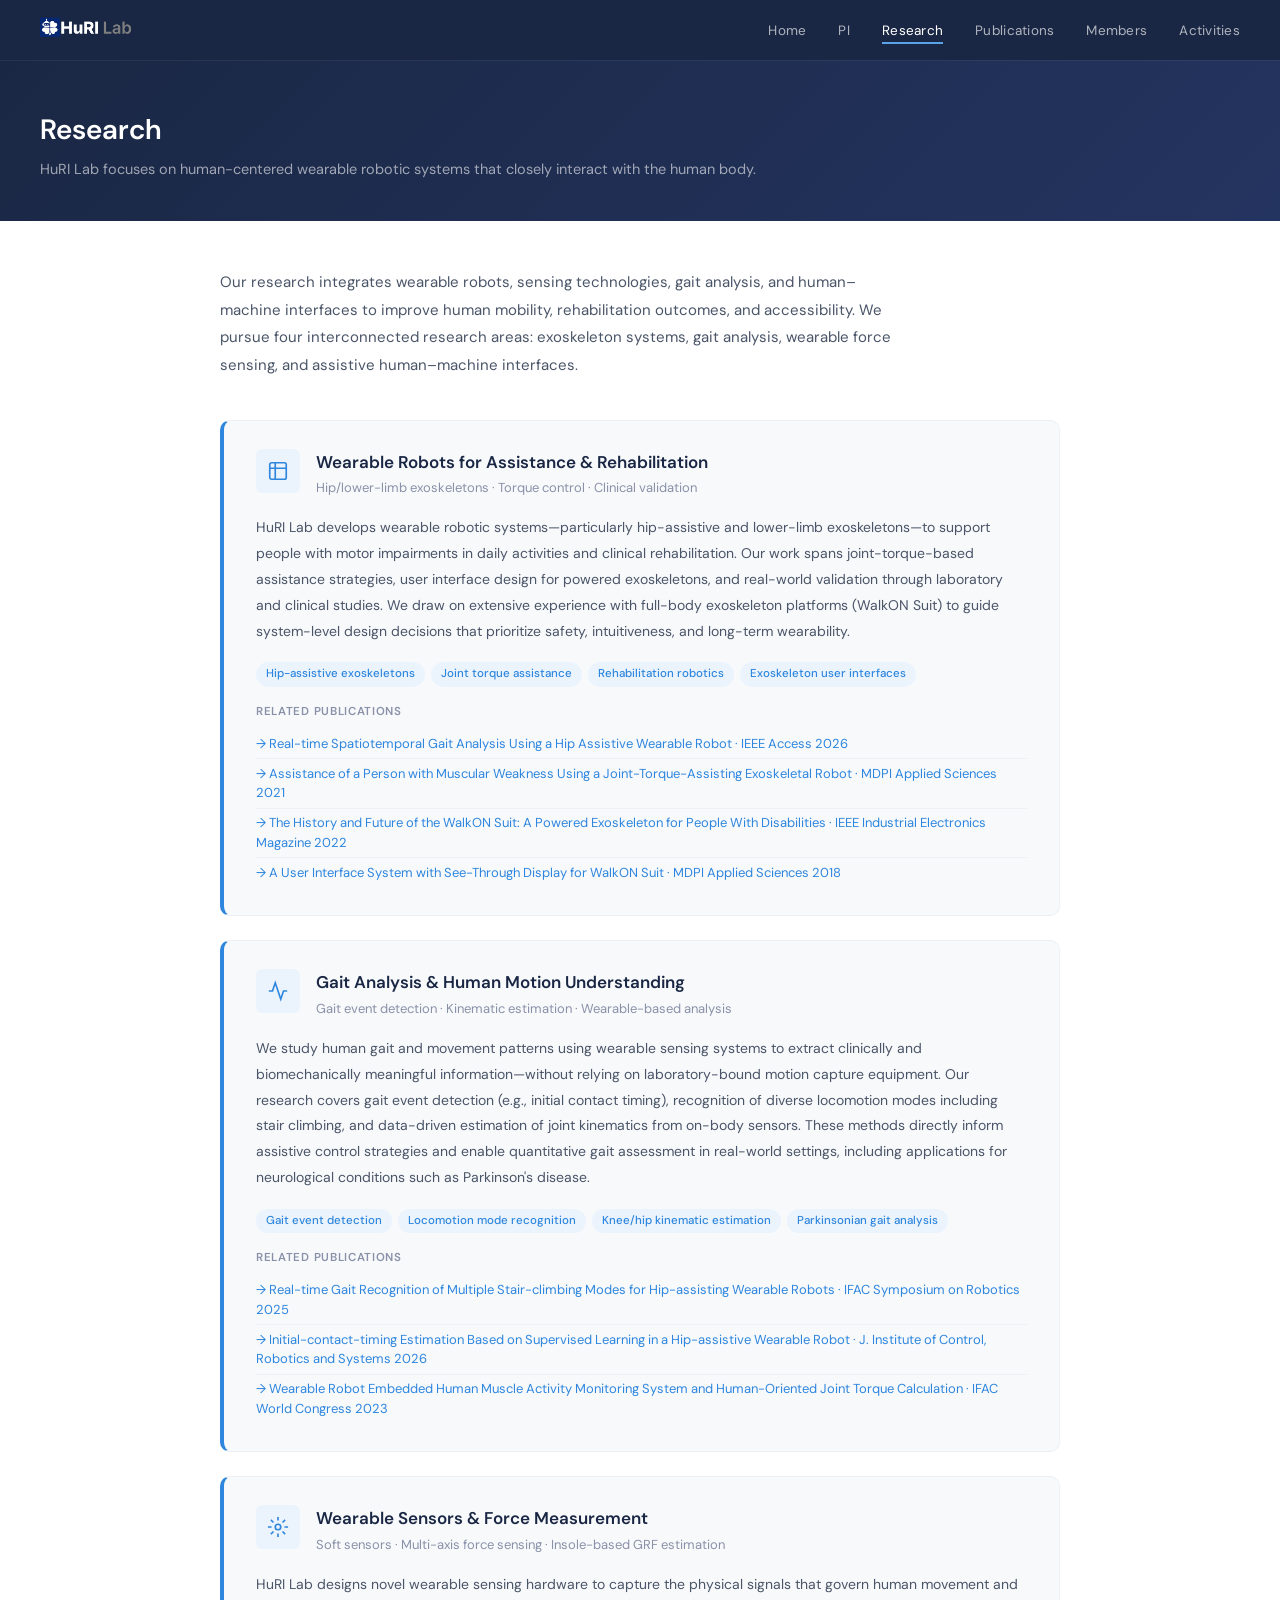
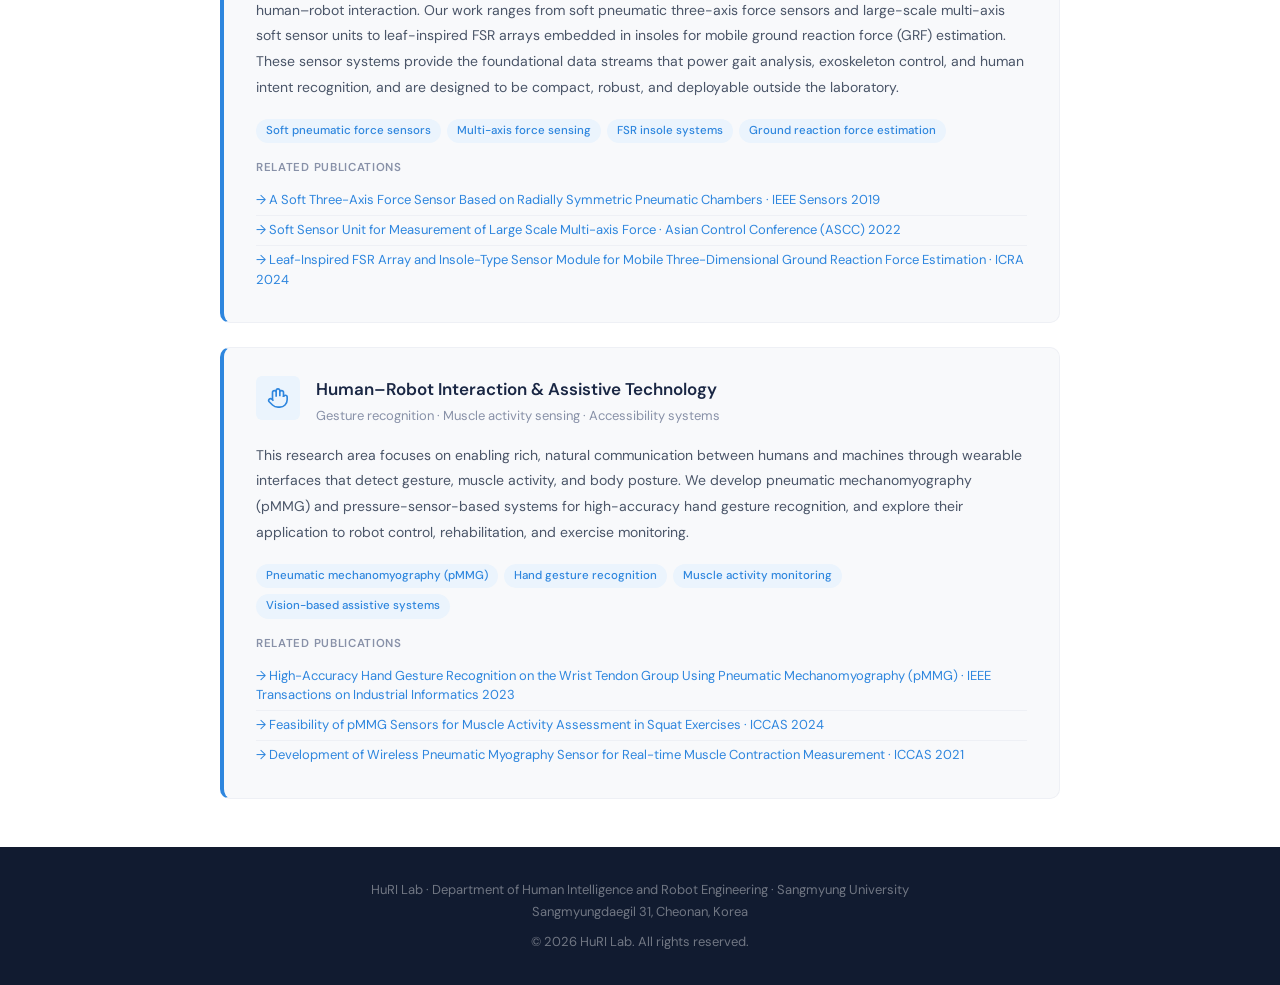
<file: research.html>
<!DOCTYPE html>
<html lang="en">
<head>
  <meta charset="UTF-8">
  <meta name="viewport" content="width=device-width, initial-scale=1.0">
  <title>Research — HuRI Lab</title>
  <link rel="stylesheet" href="css/style.css">
  <style>
    .research-grid { display: grid; grid-template-columns: 1fr; gap: 1.5rem; }
    .research-card {
      background: var(--gray-50);
      border: 1px solid var(--gray-100);
      border-left: 4px solid var(--blue);
      border-radius: var(--radius-md);
      padding: 1.75rem 2rem;
      transition: box-shadow .2s;
    }
    .research-card:hover { box-shadow: var(--shadow-md); }

    .research-card-header {
      display: flex;
      align-items: flex-start;
      gap: 1rem;
      margin-bottom: 1rem;
    }
    .research-icon {
      width: 44px; height: 44px; flex-shrink: 0;
      background: var(--blue-pale);
      border-radius: var(--radius-sm);
      display: flex; align-items: center; justify-content: center;
    }
    .research-icon svg { width: 22px; height: 22px; stroke: var(--blue); }

    .research-card h3 { font-size: 17px; font-weight: 600; color: var(--navy); margin-bottom: .15rem; }
    .research-card .summary { font-size: 13px; color: var(--gray-400); }
    .research-card .desc {
      font-size: 14px; color: var(--gray-600); line-height: 1.85;
      margin-bottom: 1.1rem;
    }
    .research-divider { border: none; border-top: 1px solid var(--gray-200); margin: 1rem 0; }

    .related-pubs { margin-top: .75rem; }
    .related-pubs-label {
      font-size: 11.5px; font-weight: 600;
      letter-spacing: .06em; color: var(--gray-400);
      text-transform: uppercase; margin-bottom: .5rem;
    }
    .related-pub-link {
      display: block;
      font-size: 13px;
      color: var(--blue);
      text-decoration: none;
      padding: .3rem 0;
      border-bottom: 1px solid var(--gray-100);
      line-height: 1.5;
    }
    .related-pub-link:last-child { border-bottom: none; }
    .related-pub-link:hover { text-decoration: underline; }
  </style>
</head>
<body>

<nav class="nav">
  <a href="index.html" class="nav-logo"><img src="images/logo_darkbg_trans.png" alt="HuRI Lab" height="36"></a>
  <button class="nav-toggle" onclick="toggleNav()" aria-label="Toggle navigation">
    <span></span><span></span><span></span>
  </button>
  <ul class="nav-links" id="nav-links">
    <li><a href="index.html">Home</a></li>
    <li><a href="pi.html">PI</a></li>
    <li><a href="research.html" class="active">Research</a></li>
    <li><a href="publications.html">Publications</a></li>
    <li><a href="members.html">Members</a></li>
    <li><a href="activities.html">Activities</a></li>
  </ul>
</nav>

<div class="page-hero">
  <h1>Research</h1>
  <p>HuRI Lab focuses on human-centered wearable robotic systems that closely interact with the human body.</p>
</div>

<div class="container">

  <p style="font-size:15px; color:var(--gray-600); line-height:1.85; margin-bottom:2.5rem; max-width:680px;">
    Our research integrates wearable robots, sensing technologies, gait analysis, and human–machine interfaces
    to improve human mobility, rehabilitation outcomes, and accessibility.
    We pursue four interconnected research areas: exoskeleton systems, gait analysis, wearable force sensing,
    and assistive human–machine interfaces.
  </p>

  <div class="research-grid">

    <!-- Area 1: Wearable Robots & Exoskeletons -->
    <div class="research-card">
      <div class="research-card-header">
        <div class="research-icon">
          <svg viewBox="0 0 24 24" fill="none" stroke-width="1.8"><path d="M9 3H5a2 2 0 0 0-2 2v4m6-6h10a2 2 0 0 1 2 2v4M9 3v18m0 0h10a2 2 0 0 0 2-2V9M9 21H5a2 2 0 0 1-2-2V9m0 0h18"/></svg>
        </div>
        <div>
          <h3>Wearable Robots for Assistance &amp; Rehabilitation</h3>
          <div class="summary">Hip/lower-limb exoskeletons · Torque control · Clinical validation</div>
        </div>
      </div>
      <p class="desc">
        HuRI Lab develops wearable robotic systems—particularly hip-assistive and lower-limb exoskeletons—to support
        people with motor impairments in daily activities and clinical rehabilitation.
        Our work spans joint-torque-based assistance strategies, user interface design for powered exoskeletons,
        and real-world validation through laboratory and clinical studies.
        We draw on extensive experience with full-body exoskeleton platforms (WalkON Suit) to guide
        system-level design decisions that prioritize safety, intuitiveness, and long-term wearability.
      </p>
      <div class="tag-list">
        <span class="tag">Hip-assistive exoskeletons</span>
        <span class="tag">Joint torque assistance</span>
        <span class="tag">Rehabilitation robotics</span>
        <span class="tag">Exoskeleton user interfaces</span>
      </div>
      <div class="related-pubs">
        <div class="related-pubs-label" style="margin-top:1rem;">Related Publications</div>
        <a href="publications.html" class="related-pub-link">
          → Real-time Spatiotemporal Gait Analysis Using a Hip Assistive Wearable Robot · IEEE Access 2026
        </a>
        <a href="publications.html" class="related-pub-link">
          → Assistance of a Person with Muscular Weakness Using a Joint-Torque-Assisting Exoskeletal Robot · MDPI Applied Sciences 2021
        </a>
        <a href="publications.html" class="related-pub-link">
          → The History and Future of the WalkON Suit: A Powered Exoskeleton for People With Disabilities · IEEE Industrial Electronics Magazine 2022
        </a>
        <a href="publications.html" class="related-pub-link">
          → A User Interface System with See-Through Display for WalkON Suit · MDPI Applied Sciences 2018
        </a>
      </div>
    </div>

    <!-- Area 2: Gait Analysis & Human Motion Understanding -->
    <div class="research-card">
      <div class="research-card-header">
        <div class="research-icon">
          <svg viewBox="0 0 24 24" fill="none" stroke-width="1.8"><polyline points="22 12 18 12 15 21 9 3 6 12 2 12"/></svg>
        </div>
        <div>
          <h3>Gait Analysis &amp; Human Motion Understanding</h3>
          <div class="summary">Gait event detection · Kinematic estimation · Wearable-based analysis</div>
        </div>
      </div>
      <p class="desc">
        We study human gait and movement patterns using wearable sensing systems to extract clinically and
        biomechanically meaningful information—without relying on laboratory-bound motion capture equipment.
        Our research covers gait event detection (e.g., initial contact timing), recognition of diverse locomotion
        modes including stair climbing, and data-driven estimation of joint kinematics from on-body sensors.
        These methods directly inform assistive control strategies and enable quantitative gait assessment
        in real-world settings, including applications for neurological conditions such as Parkinson's disease.
      </p>
      <div class="tag-list">
        <span class="tag">Gait event detection</span>
        <span class="tag">Locomotion mode recognition</span>
        <span class="tag">Knee/hip kinematic estimation</span>
        <span class="tag">Parkinsonian gait analysis</span>
      </div>
      <div class="related-pubs">
        <div class="related-pubs-label" style="margin-top:1rem;">Related Publications</div>
        <a href="publications.html" class="related-pub-link">
          → Real-time Gait Recognition of Multiple Stair-climbing Modes for Hip-assisting Wearable Robots · IFAC Symposium on Robotics 2025
        </a>
        <a href="publications.html" class="related-pub-link">
          → Initial-contact-timing Estimation Based on Supervised Learning in a Hip-assistive Wearable Robot · J. Institute of Control, Robotics and Systems 2026
        </a>
        <a href="publications.html" class="related-pub-link">
          → Wearable Robot Embedded Human Muscle Activity Monitoring System and Human-Oriented Joint Torque Calculation · IFAC World Congress 2023
        </a>
      </div>
    </div>

    <!-- Area 3: Wearable Sensors & Force Sensing -->
    <div class="research-card">
      <div class="research-card-header">
        <div class="research-icon">
          <svg viewBox="0 0 24 24" fill="none" stroke-width="1.8"><circle cx="12" cy="12" r="3"/><path d="M12 1v4M12 19v4M4.22 4.22l2.83 2.83M16.95 16.95l2.83 2.83M1 12h4M19 12h4M4.22 19.78l2.83-2.83M16.95 7.05l2.83-2.83"/></svg>
        </div>
        <div>
          <h3>Wearable Sensors &amp; Force Measurement</h3>
          <div class="summary">Soft sensors · Multi-axis force sensing · Insole-based GRF estimation</div>
        </div>
      </div>
      <p class="desc">
        HuRI Lab designs novel wearable sensing hardware to capture the physical signals that govern human movement
        and human–robot interaction. Our work ranges from soft pneumatic three-axis force sensors and
        large-scale multi-axis soft sensor units to leaf-inspired FSR arrays embedded in insoles for
        mobile ground reaction force (GRF) estimation.
        These sensor systems provide the foundational data streams that power gait analysis, exoskeleton control,
        and human intent recognition, and are designed to be compact, robust, and deployable outside the laboratory.
      </p>
      <div class="tag-list">
        <span class="tag">Soft pneumatic force sensors</span>
        <span class="tag">Multi-axis force sensing</span>
        <span class="tag">FSR insole systems</span>
        <span class="tag">Ground reaction force estimation</span>
      </div>
      <div class="related-pubs">
        <div class="related-pubs-label" style="margin-top:1rem;">Related Publications</div>
        <a href="publications.html" class="related-pub-link">
          → A Soft Three-Axis Force Sensor Based on Radially Symmetric Pneumatic Chambers · IEEE Sensors 2019
        </a>
        <a href="publications.html" class="related-pub-link">
          → Soft Sensor Unit for Measurement of Large Scale Multi-axis Force · Asian Control Conference (ASCC) 2022
        </a>
        <a href="publications.html" class="related-pub-link">
          → Leaf-Inspired FSR Array and Insole-Type Sensor Module for Mobile Three-Dimensional Ground Reaction Force Estimation · ICRA 2024
        </a>
      </div>
    </div>

    <!-- Area 4: Human–Machine Interface & Assistive Technology -->
    <div class="research-card">
      <div class="research-card-header">
        <div class="research-icon">
          <svg viewBox="0 0 24 24" fill="none" stroke-width="1.8"><path d="M18 11V6a2 2 0 0 0-2-2v0a2 2 0 0 0-2 2v0M14 10V4a2 2 0 0 0-2-2v0a2 2 0 0 0-2 2v2M10 10.5V6a2 2 0 0 0-2-2v0a2 2 0 0 0-2 2v8"/><path d="M18 11a2 2 0 1 1 4 0v3a8 8 0 0 1-8 8h-2c-2.8 0-4.5-.86-5.99-2.34l-3.6-3.6a2 2 0 0 1 2.83-2.82L7 15"/></svg>
        </div>
        <div>
          <h3>Human–Robot Interaction &amp; Assistive Technology</h3>
          <div class="summary">Gesture recognition · Muscle activity sensing · Accessibility systems</div>
        </div>
      </div>
      <p class="desc">
        This research area focuses on enabling rich, natural communication between humans and machines through
        wearable interfaces that detect gesture, muscle activity, and body posture.
        We develop pneumatic mechanomyography (pMMG) and pressure-sensor-based systems for high-accuracy
        hand gesture recognition, and explore their application to robot control, rehabilitation, and
        exercise monitoring.
      </p>
      <div class="tag-list">
        <span class="tag">Pneumatic mechanomyography (pMMG)</span>
        <span class="tag">Hand gesture recognition</span>
        <span class="tag">Muscle activity monitoring</span>
        <span class="tag">Vision-based assistive systems</span>
      </div>
      <div class="related-pubs">
        <div class="related-pubs-label" style="margin-top:1rem;">Related Publications</div>
        <a href="publications.html" class="related-pub-link">
          → High-Accuracy Hand Gesture Recognition on the Wrist Tendon Group Using Pneumatic Mechanomyography (pMMG) · IEEE Transactions on Industrial Informatics 2023
        </a>
        <a href="publications.html" class="related-pub-link">
          → Feasibility of pMMG Sensors for Muscle Activity Assessment in Squat Exercises · ICCAS 2024
        </a>
        <a href="publications.html" class="related-pub-link">
          → Development of Wireless Pneumatic Myography Sensor for Real-time Muscle Contraction Measurement · ICCAS 2021
        </a>
      </div>
    </div>

  </div>
</div>

<footer class="footer">
  <p>
    HuRI Lab · Department of Human Intelligence and Robot Engineering · Sangmyung University<br>
    Sangmyungdaegil 31, Cheonan, Korea
  </p>
  <p style="margin-top:.5rem;">© 2026 HuRI Lab. All rights reserved.</p>
</footer>

<script>
function toggleNav() {
  document.getElementById('nav-links').classList.toggle('open');
}
</script>
</body>
</html>
</file>
<file: css/style.css>
/* ============================================================
   HuRI Lab — Shared Stylesheet
   Color palette: Deep Navy #1a2744 + Tech Blue #2E86DE
   ============================================================ */

@import url('https://fonts.googleapis.com/css2?family=DM+Sans:ital,opsz,wght@0,9..40,300;0,9..40,400;0,9..40,500;0,9..40,600;1,9..40,400&display=swap');

/* ── Reset & Base ── */
*, *::before, *::after { margin: 0; padding: 0; box-sizing: border-box; }

:root {
  --navy:        #1a2744;
  --navy-light:  #243460;
  --navy-dark:   #111b30;
  --blue:        #2E86DE;
  --blue-light:  #5BA3E8;
  --blue-pale:   #EBF4FD;
  --white:       #ffffff;
  --gray-50:     #f8f9fb;
  --gray-100:    #eef0f5;
  --gray-200:    #dde1eb;
  --gray-400:    #8891a8;
  --gray-600:    #4a5568;
  --text:        #1a2744;
  --radius-sm:   6px;
  --radius-md:   10px;
  --radius-lg:   14px;
  --shadow-sm:   0 2px 8px rgba(26,39,68,.07);
  --shadow-md:   0 4px 20px rgba(26,39,68,.10);
  --shadow-lg:   0 8px 32px rgba(26,39,68,.14);
}

html { font-size: 16px; scroll-behavior: smooth; }

body {
  font-family: 'DM Sans', sans-serif;
  background: var(--white);
  color: var(--text);
  line-height: 1.6;
  -webkit-font-smoothing: antialiased;
}

a { color: var(--blue); text-decoration: none; }
a:hover { text-decoration: underline; }
img { max-width: 100%; display: block; }

/* ── Navigation ── */
.nav {
  background: var(--navy);
  padding: 0 2.5rem;
  display: flex;
  align-items: center;
  justify-content: space-between;
  height: 60px;
  position: sticky;
  top: 0;
  z-index: 200;
  box-shadow: 0 1px 0 rgba(255,255,255,.06);
}

.nav-logo {
  display: flex;
  align-items: center;
  text-decoration: none;
}
.nav-logo img { height: 36px; width: auto; }
.nav-logo:hover { text-decoration: none; }

.nav-links {
  display: flex;
  gap: 2rem;
  list-style: none;
}

.nav-links a {
  color: rgba(255,255,255,.65);
  font-size: 13.5px;
  font-weight: 400;
  letter-spacing: .02em;
  text-decoration: none;
  transition: color .2s;
  padding-bottom: 3px;
}
.nav-links a:hover { color: var(--white); }
.nav-links a.active {
  color: var(--white);
  border-bottom: 2px solid var(--blue-light);
}

/* Hamburger (mobile) */
.nav-toggle {
  display: none;
  flex-direction: column;
  gap: 5px;
  background: none;
  border: none;
  cursor: pointer;
  padding: 4px;
}
.nav-toggle span {
  display: block;
  width: 22px;
  height: 2px;
  background: rgba(255,255,255,.8);
  border-radius: 2px;
  transition: all .25s;
}

/* ── Page Header (inner pages) ── */
.page-hero {
  background: linear-gradient(135deg, var(--navy) 0%, var(--navy-light) 100%);
  padding: 3rem 2.5rem 2.5rem;
}
.page-hero h1 {
  font-size: 28px;
  font-weight: 600;
  color: var(--white);
  margin-bottom: .3rem;
}
.page-hero p {
  font-size: 14.5px;
  color: rgba(255,255,255,.58);
}

/* ── Container ── */
.container {
  max-width: 920px;
  margin: 0 auto;
  padding: 3rem 2.5rem;
}

/* ── Section Utilities ── */
.section-header { margin-bottom: 2rem; }
.section-header h2 {
  font-size: 22px;
  font-weight: 600;
  color: var(--navy);
  margin-bottom: .35rem;
}
.section-header .underline {
  width: 36px;
  height: 3px;
  background: var(--blue);
  border-radius: 2px;
}

.sub-label {
  font-size: 11.5px;
  font-weight: 600;
  letter-spacing: .09em;
  color: var(--gray-400);
  text-transform: uppercase;
  margin: 2.25rem 0 1rem;
  display: flex;
  align-items: center;
  gap: .75rem;
}
.sub-label::after {
  content: '';
  flex: 1;
  height: 1px;
  background: var(--gray-100);
}

/* ── Badges ── */
.badge {
  display: inline-block;
  font-size: 10.5px;
  font-weight: 600;
  padding: 2px 9px;
  border-radius: 20px;
  letter-spacing: .04em;
  vertical-align: middle;
}
.badge-intl    { background: #EBF4FD; color: #1a6eb5; }
.badge-dom     { background: #FFF8E1; color: #996800; }
.badge-journal { background: #E8F5E9; color: #276334; }
.badge-conf    { background: #F3E8FD; color: #6a1fa3; }
.badge-phd     { background: #EBF4FD; color: var(--blue); }
.badge-ms      { background: #E8F5E9; color: #2e7d32; }
.badge-bs      { background: #FFF8E1; color: #996800; }
.badge-pi      { background: var(--navy); color: var(--white); }

/* ── Tags ── */
.tag {
  display: inline-block;
  font-size: 11.5px;
  color: var(--blue);
  background: var(--blue-pale);
  padding: 3px 10px;
  border-radius: 20px;
  font-weight: 500;
}
.tag-list { display: flex; flex-wrap: wrap; gap: 6px; }

/* ── Buttons ── */
.btn {
  display: inline-flex;
  align-items: center;
  gap: 5px;
  font-size: 12px;
  font-weight: 500;
  padding: 5px 14px;
  border-radius: 20px;
  border: 1px solid var(--gray-200);
  background: var(--white);
  color: var(--gray-600);
  cursor: pointer;
  text-decoration: none;
  transition: all .2s;
  font-family: 'DM Sans', sans-serif;
}
.btn:hover {
  border-color: var(--blue);
  color: var(--blue);
  text-decoration: none;
}
.btn svg { width: 13px; height: 13px; flex-shrink: 0; }

/* ── Footer ── */
.footer {
  background: var(--navy-dark);
  padding: 2rem 2.5rem;
  text-align: center;
}
.footer p {
  font-size: 13px;
  color: rgba(255,255,255,.4);
  line-height: 1.7;
}
.footer a { color: rgba(255,255,255,.55); }
.footer a:hover { color: var(--white); }

/* ── Responsive ── */
@media (max-width: 720px) {
  .nav { padding: 0 1.25rem; }
  .nav-links {
    display: none;
    position: absolute;
    top: 60px;
    left: 0; right: 0;
    background: var(--navy-dark);
    flex-direction: column;
    gap: 0;
    padding: .5rem 0 1rem;
    box-shadow: 0 8px 24px rgba(0,0,0,.3);
  }
  .nav-links.open { display: flex; }
  .nav-links a {
    padding: .75rem 1.5rem;
    border-bottom: none !important;
  }
  .nav-toggle { display: flex; }
  .container { padding: 2rem 1.25rem; }
  .page-hero { padding: 2rem 1.25rem 1.75rem; }
}
</file>
